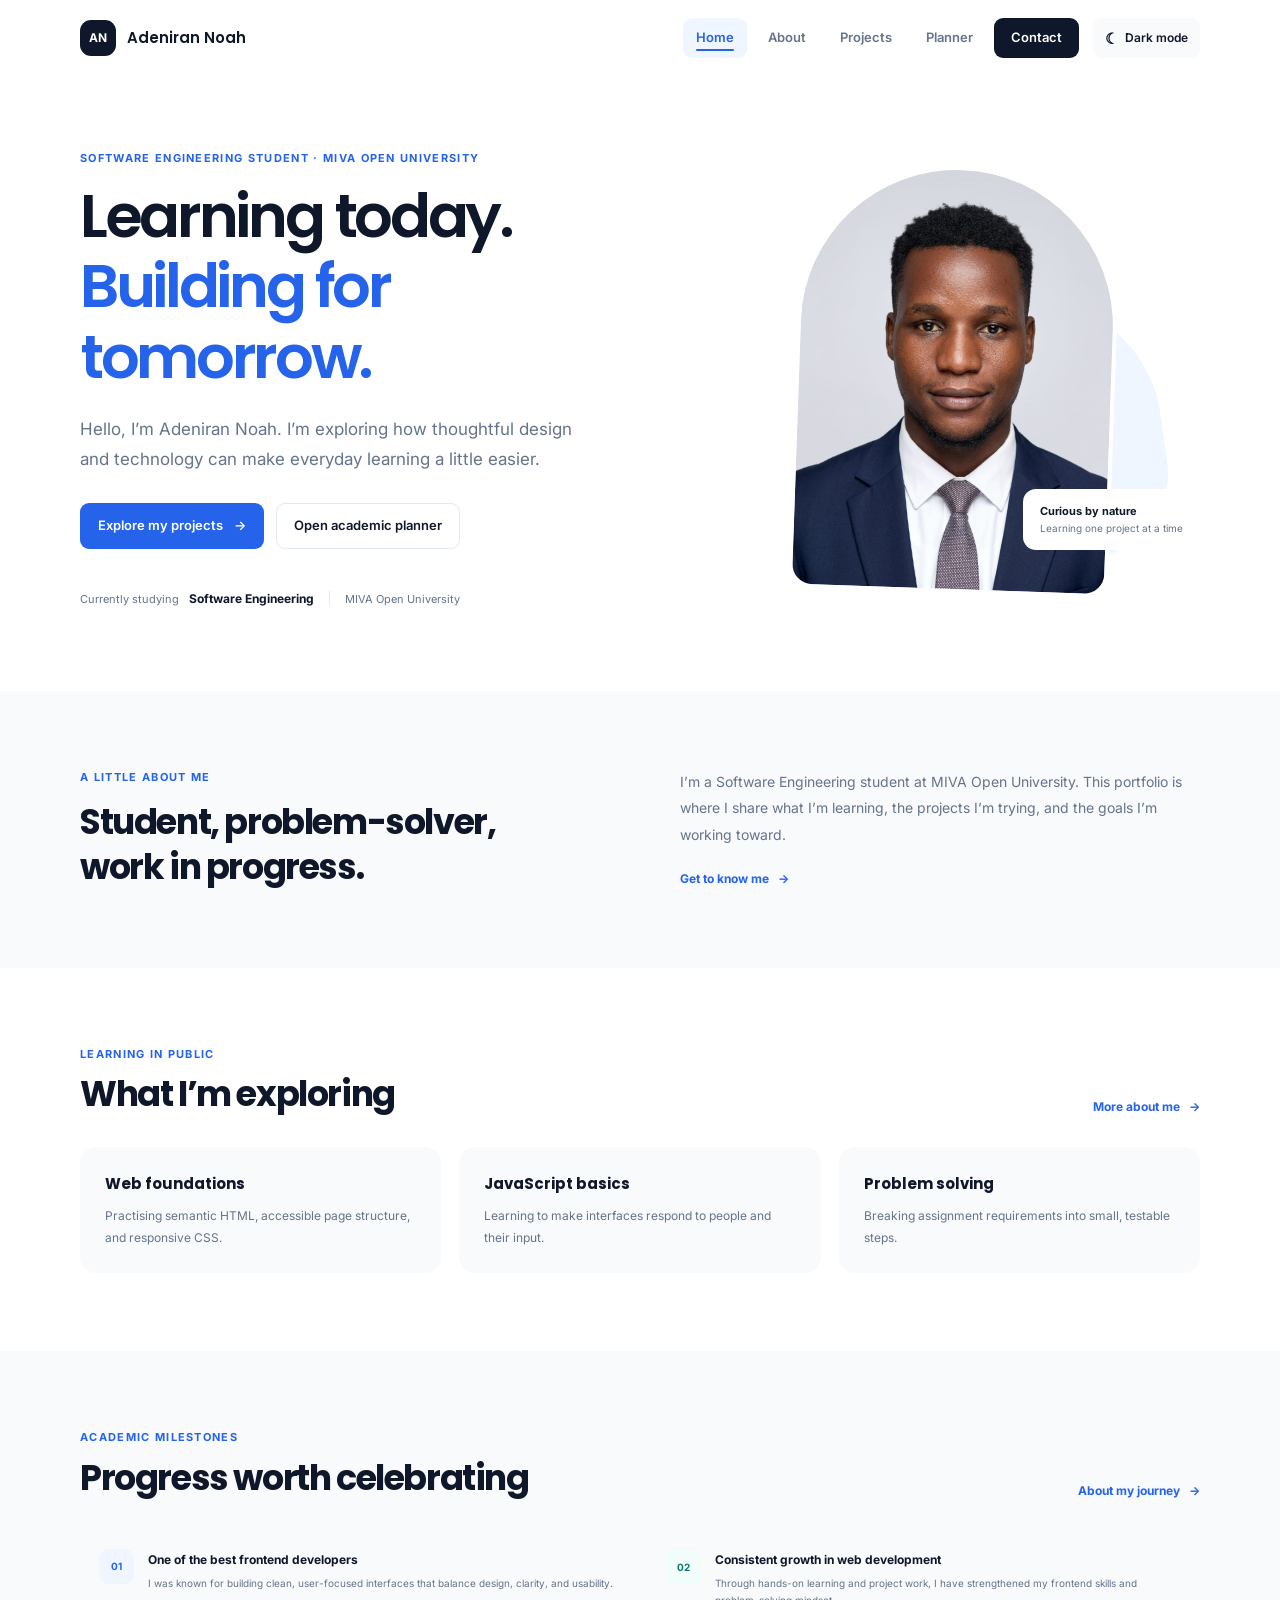
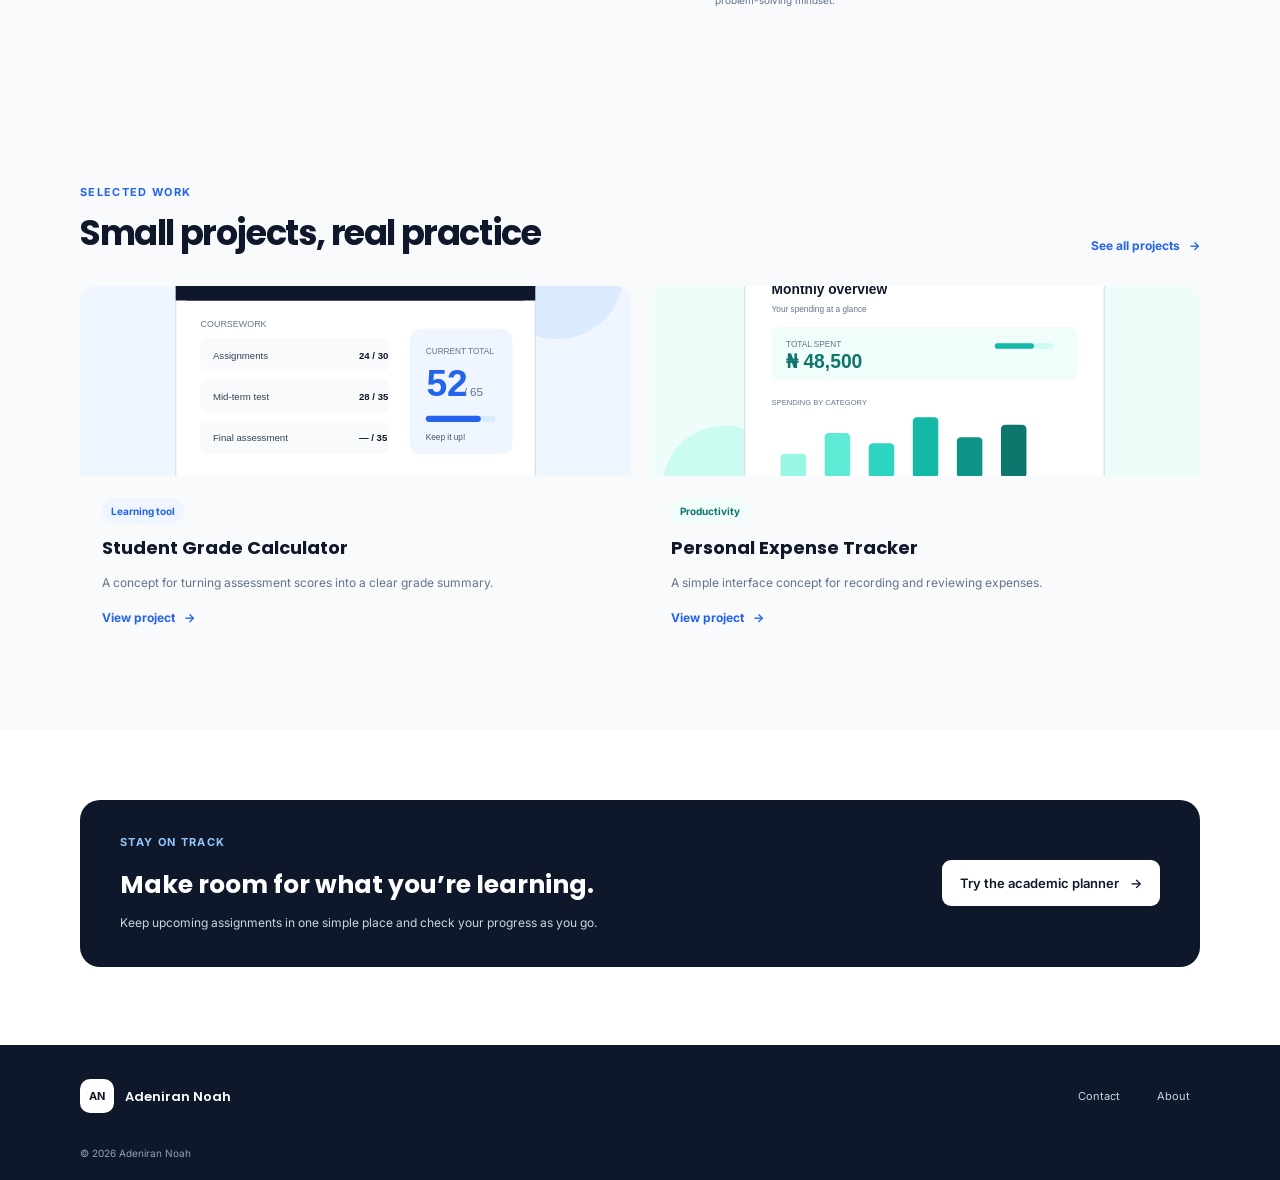
<file: index.html>
<!doctype html>
<html lang="en">
<head>
  <meta charset="utf-8">
  <meta name="viewport" content="width=device-width, initial-scale=1">
  <meta name="description" content="The student portfolio and academic workspace of Adeniran Noah, a Software Engineering student at MIVA Open University.">
  <meta name="theme-color" content="#0f172a">
  <title>Adeniran Noah | Student Portfolio</title>
  <link rel="preconnect" href="https://fonts.googleapis.com">
  <link rel="preconnect" href="https://fonts.gstatic.com" crossorigin>
  <link href="https://fonts.googleapis.com/css2?family=Inter:wght@400;500;600;700&family=Poppins:wght@500;600;700&display=swap" rel="stylesheet">
  <link rel="stylesheet" href="css/style.css">
  <script src="js/main.js" defer></script>
</head>
<body>
  <a class="skip-link" href="#main">Skip to content</a>
  <header class="site-header">
    <nav class="nav container" aria-label="Main navigation">
      <a class="brand" href="index.html" aria-label="Adeniran Noah home"><span class="brand-mark">AN</span><span>Adeniran Noah</span></a>
      <button class="menu-toggle" type="button" aria-expanded="false" aria-controls="primary-menu" aria-label="Open navigation menu"><span></span><span></span><span></span></button>
      <ul class="nav-links" id="primary-menu">
        <li><a href="index.html" aria-current="page">Home</a></li>
        <li><a href="about.html">About</a></li>
        <li><a href="projects.html">Projects</a></li>
        <li><a href="planner.html">Planner</a></li>
        <li><a class="nav-contact" href="contact.html">Contact</a></li>
        <li><button class="theme-toggle" type="button" data-theme-toggle aria-label="Switch to dark mode"><span class="theme-toggle-icon" aria-hidden="true">☾</span><span class="theme-toggle-label">Dark mode</span></button></li>
      </ul>
    </nav>
  </header>
  <main id="main">
    <section class="hero container">
      <div class="hero-copy">
        <p class="eyebrow"> SOFTWARE ENGINEERING STUDENT · MIVA OPEN UNIVERSITY</p>
        <h1>Learning today.<br><span class="text-blue">Building for tomorrow.</span></h1>
        <p class="hero-lede">Hello, I’m Adeniran Noah. I’m exploring how thoughtful design and technology can make everyday learning a little easier.</p>
        <div class="hero-actions">
          <a class="button button-primary" href="projects.html">Explore my projects <span aria-hidden="true">→</span></a>
          <a class="button button-secondary" href="planner.html">Open academic planner</a>
        </div>
        <div class="hero-meta"><span>Currently studying</span><strong>Software Engineering</strong><span class="meta-divider" aria-hidden="true"></span><span>MIVA Open University</span></div>
      </div>
      <div class="hero-art">
        <div class="portrait-frame"><img src="assets/images/Adeniran-noah.jpeg" alt="Photograph of Adeniran Noah"></div>
        <div class="floating-note"><span><strong>Curious by nature</strong><small>Learning one project at a time</small></span></div>
        <div class="hero-shape" aria-hidden="true"></div>
      </div>
    </section>

    <section class="section section-tint">
      <div class="container intro-grid">
        <div><p class="eyebrow">A LITTLE ABOUT ME</p><h2>Student, problem-solver,<br>work in progress.</h2></div>
        <div class="intro-body"><p>I’m a Software Engineering student at MIVA Open University. This portfolio is where I share what I’m learning, the projects I’m trying, and the goals I’m working toward.</p><a class="text-link" href="about.html">Get to know me <span aria-hidden="true">→</span></a></div>
      </div>
    </section>

    <section class="section container">
      <div class="section-heading"><div><p class="eyebrow">LEARNING IN PUBLIC</p><h2>What I’m exploring</h2></div><a class="text-link" href="about.html">More about me <span aria-hidden="true">→</span></a></div>
      <div class="skill-grid">
        <article class="skill-card"><h3>Web foundations</h3><p>Practising semantic HTML, accessible page structure, and responsive CSS.</p></article>
        <article class="skill-card"><h3>JavaScript basics</h3><p>Learning to make interfaces respond to people and their input.</p></article>
        <article class="skill-card"><h3>Problem solving</h3><p>Breaking assignment requirements into small, testable steps.</p></article>
      </div>
    </section>

    <section class="section section-tint">
      <div class="container">
        <div class="section-heading"><div><p class="eyebrow">ACADEMIC MILESTONES</p><h2>Progress worth celebrating</h2></div><a class="text-link" href="about.html#achievements">About my journey <span aria-hidden="true">→</span></a></div>
        <div class="achievement-grid">
          <article class="achievement-card"><span class="achievement-mark" aria-hidden="true">01</span><div><h3>One of the best frontend developers</h3><p>I was known for building clean, user-focused interfaces that balance design, clarity, and usability.</p></div></article>
          <article class="achievement-card"><span class="achievement-mark achievement-mark-teal" aria-hidden="true">02</span><div><h3>Consistent growth in web development</h3><p>Through hands-on learning and project work, I have strengthened my frontend skills and problem-solving mindset.</p></div></article>
        </div>
      </div>
    </section>

    <section class="section section-tint">
      <div class="container">
        <div class="section-heading"><div><p class="eyebrow">SELECTED WORK</p><h2>Small projects, real practice</h2></div><a class="text-link" href="projects.html">See all projects <span aria-hidden="true">→</span></a></div>
        <div class="featured-grid">
          <article class="featured-card"><img src="assets/images/grade-calculator.svg" alt="Illustration of a grade calculator interface"><div><span class="tag">Learning tool</span><h3>Student Grade Calculator</h3><p>A concept for turning assessment scores into a clear grade summary.</p><a href="projects.html#grade-calculator" class="text-link">View project <span aria-hidden="true">→</span></a></div></article>
          <article class="featured-card"><img src="assets/images/expense-tracker.svg" alt="Illustration of an expense tracker chart"><div><span class="tag tag-teal">Productivity</span><h3>Personal Expense Tracker</h3><p>A simple interface concept for recording and reviewing expenses.</p><a href="projects.html#expense-tracker" class="text-link">View project <span aria-hidden="true">→</span></a></div></article>
        </div>
      </div>
    </section>
    <section class="section container cta-panel"><div><p class="eyebrow">STAY ON TRACK</p><h2>Make room for what you’re learning.</h2><p>Keep upcoming assignments in one simple place and check your progress as you go.</p></div><a class="button button-light" href="planner.html">Try the academic planner <span aria-hidden="true">→</span></a></section>
  </main>
  <footer class="site-footer"><div class="container footer-inner"><a class="brand brand-footer" href="index.html"><span class="brand-mark">AN</span><span>Adeniran Noah</span></a><p></p><div class="footer-links"><a href="contact.html">Contact</a><a href="about.html">About</a></div></div><div class="container footer-bottom"><span>© <span data-current-year>2026</span> Adeniran Noah</span></div></footer>
</body>
</html>
</file>
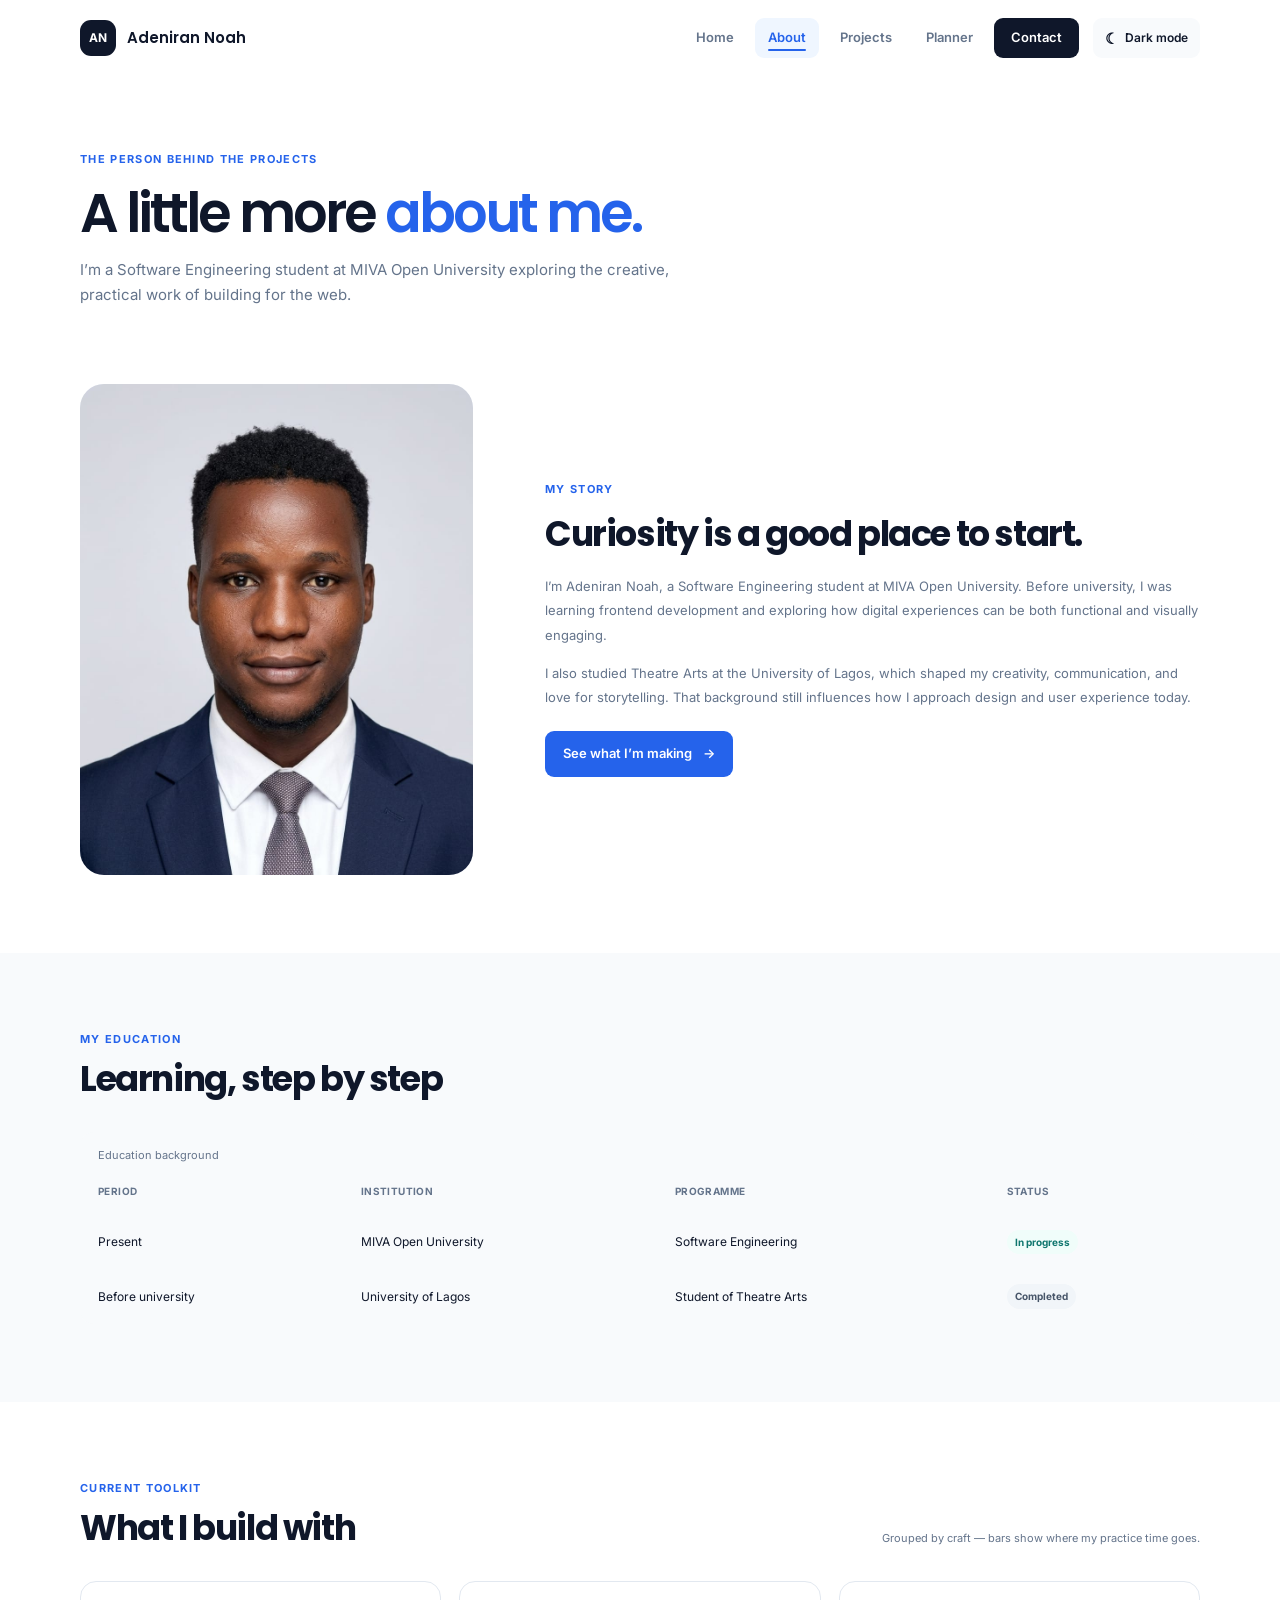
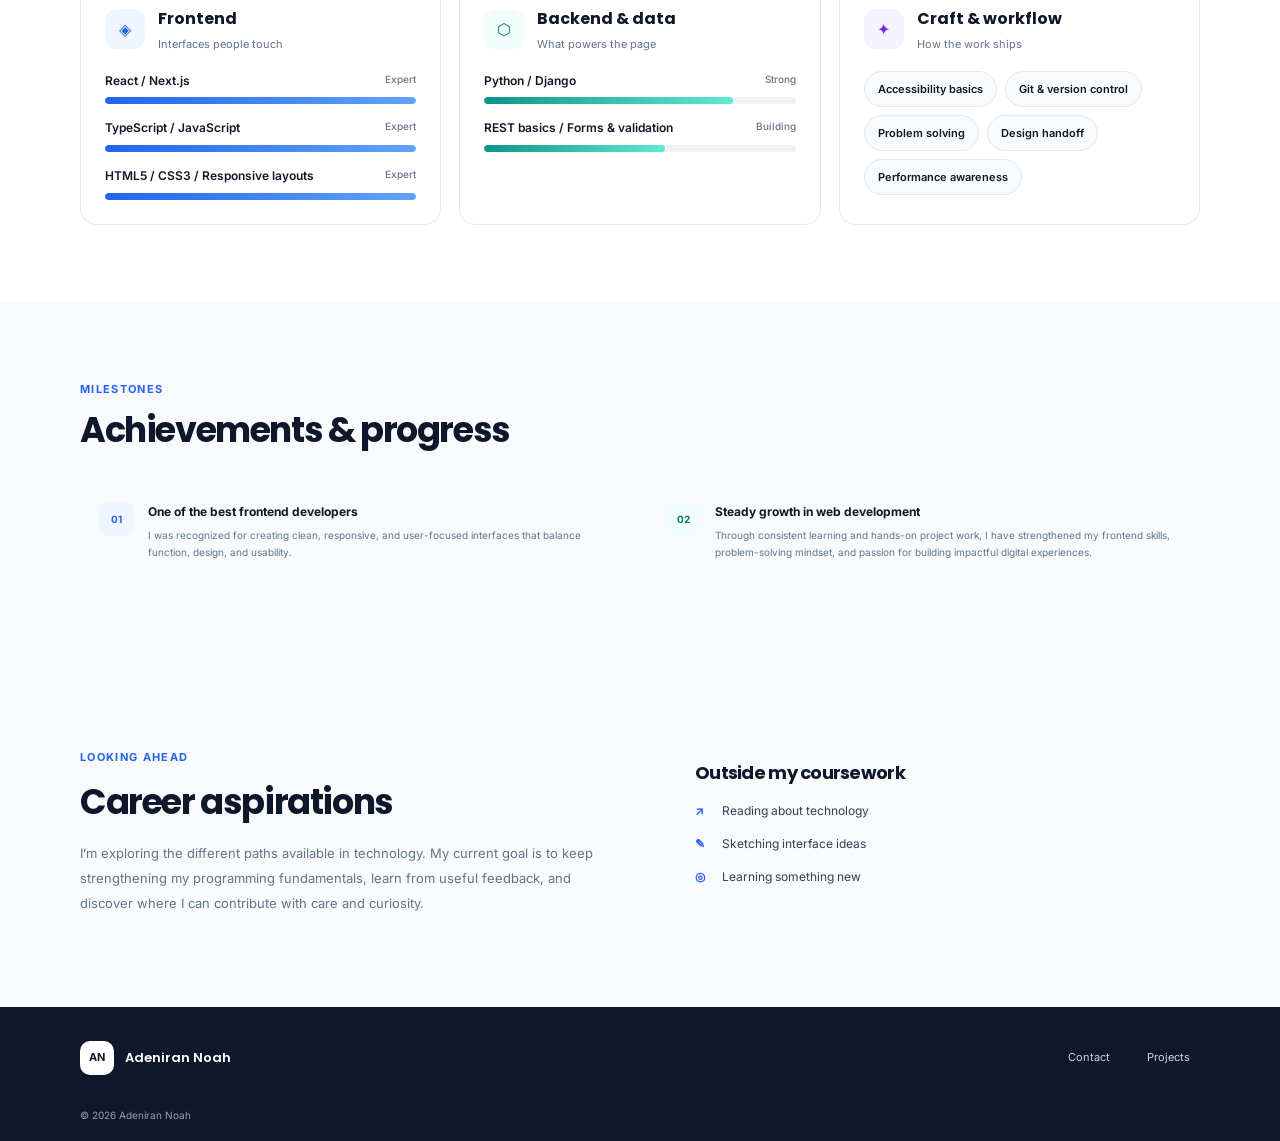
<file: about.html>
<!doctype html>
<html lang="en">
<head>
  <meta charset="utf-8">
  <meta name="viewport" content="width=device-width, initial-scale=1">
  <meta name="description" content="Learn about Adeniran Noah's studies, interests, and goals as a Software Engineering student.">
  <meta name="theme-color" content="#0f172a">
  <title>About | Adeniran Noah</title>
  <link rel="preconnect" href="https://fonts.googleapis.com">
  <link rel="preconnect" href="https://fonts.gstatic.com" crossorigin>
  <link href="https://fonts.googleapis.com/css2?family=Inter:wght@400;500;600;700&family=Poppins:wght@500;600;700&display=swap" rel="stylesheet">
  <link rel="stylesheet" href="css/style.css">
  <script src="js/main.js" defer></script>
</head>
<body>
  <a class="skip-link" href="#main">Skip to content</a>
  <header class="site-header"><nav class="nav container" aria-label="Main navigation">
    <a class="brand" href="index.html" aria-label="Adeniran Noah home"><span class="brand-mark">AN</span><span>Adeniran Noah</span></a>
    <button class="menu-toggle" type="button" aria-expanded="false" aria-controls="primary-menu" aria-label="Open navigation menu"><span></span><span></span><span></span></button>
    <ul class="nav-links" id="primary-menu"><li><a href="index.html">Home</a></li><li><a href="about.html" aria-current="page">About</a></li><li><a href="projects.html">Projects</a></li><li><a href="planner.html">Planner</a></li><li><a class="nav-contact" href="contact.html">Contact</a></li><li><button class="theme-toggle" type="button" data-theme-toggle aria-label="Switch to dark mode"><span class="theme-toggle-icon" aria-hidden="true">☾</span><span class="theme-toggle-label">Dark mode</span></button></li></ul>
  </nav></header>
  <main id="main">
    <section class="page-hero container"><p class="eyebrow">THE PERSON BEHIND THE PROJECTS</p><h1>A little more <span class="text-blue">about me.</span></h1><p>I’m a Software Engineering student at MIVA Open University exploring the creative, practical work of building for the web.</p></section>
    <section class="section container about-intro">
      <div class="about-photo"><img src="assets/images/Adeniran-noah.jpeg" alt="Photograph of Adeniran Noah"></div>
      <div class="about-copy"><p class="eyebrow">MY STORY</p><h2>Curiosity is a good place to start.</h2><p>I’m Adeniran Noah, a Software Engineering student at MIVA Open University. Before university, I was learning frontend development and exploring how digital experiences can be both functional and visually engaging.</p><p>I also studied Theatre Arts at the University of Lagos, which shaped my creativity, communication, and love for storytelling. That background still influences how I approach design and user experience today.</p><a class="button button-primary" href="projects.html">See what I’m making <span aria-hidden="true">→</span></a></div>
    </section>
    <section class="section section-tint"><div class="container">
      <div class="section-heading"><div><p class="eyebrow">MY EDUCATION</p><h2>Learning, step by step</h2></div></div>
      <div class="table-wrap"><table class="education-table"><caption>Education background</caption><thead><tr><th scope="col">Period</th><th scope="col">Institution</th><th scope="col">Programme</th><th scope="col">Status</th></tr></thead><tbody><tr><td>Present</td><td>MIVA Open University</td><td>Software Engineering</td><td><span class="status-pill">In progress</span></td></tr><tr><td>Before university</td><td>University of Lagos</td><td>Student of Theatre Arts</td><td><span class="status-pill status-muted">Completed</span></td></tr></tbody></table></div>
    </div></section>
    <section class="section container">
      <div class="section-heading"><div><p class="eyebrow">CURRENT TOOLKIT</p><h2>What I build with</h2></div><p class="section-note">Grouped by craft — bars show where my practice time goes.</p></div>
      <div class="skills-grid">
        <article class="skill-panel">
          <div class="skill-panel-head"><span class="skill-icon" aria-hidden="true">◈</span><div><h3>Frontend</h3><p>Interfaces people touch</p></div></div>
          <ul class="skill-meter-list">
            <li><div class="skill-meter-top"><span>React / Next.js</span><span>Expert</span></div><div class="skill-meter"><span style="width: 100%"></span></div></li>
            <li><div class="skill-meter-top"><span>TypeScript / JavaScript</span><span>Expert</span></div><div class="skill-meter"><span style="width: 100%"></span></div></li>
            <li><div class="skill-meter-top"><span>HTML5 / CSS3 / Responsive layouts</span><span>Expert</span></div><div class="skill-meter"><span style="width: 100%"></span></div></li>
          </ul>
        </article>
        <article class="skill-panel">
          <div class="skill-panel-head"><span class="skill-icon skill-icon-teal" aria-hidden="true">⬡</span><div><h3>Backend &amp; data</h3><p>What powers the page</p></div></div>
          <ul class="skill-meter-list">
            <li><div class="skill-meter-top"><span>Python / Django</span><span>Strong</span></div><div class="skill-meter"><span class="teal" style="width: 80%"></span></div></li>
            <li><div class="skill-meter-top"><span>REST basics / Forms &amp; validation</span><span>Building</span></div><div class="skill-meter"><span class="teal" style="width: 58%"></span></div></li>
          </ul>
        </article>
        <article class="skill-panel">
          <div class="skill-panel-head"><span class="skill-icon skill-icon-violet" aria-hidden="true">✦</span><div><h3>Craft &amp; workflow</h3><p>How the work ships</p></div></div>
          <ul class="skill-tag-list"><li>Accessibility basics</li><li>Git &amp; version control</li><li>Problem solving</li><li>Design handoff</li><li>Performance awareness</li></ul>
        </article>
      </div>
    </section>
    <section class="section section-tint" id="achievements"><div class="container">
      <div class="section-heading"><div><p class="eyebrow">MILESTONES</p><h2>Achievements &amp; progress</h2></div></div>
      <div class="achievement-grid">
        <article class="achievement-card"><span class="achievement-mark" aria-hidden="true">01</span><div><h3>One of the best frontend developers</h3><p>I was recognized for creating clean, responsive, and user-focused interfaces that balance function, design, and usability.</p></div></article>
        <article class="achievement-card"><span class="achievement-mark achievement-mark-teal" aria-hidden="true">02</span><div><h3>Steady growth in web development</h3><p>Through consistent learning and hands-on project work, I have strengthened my frontend skills, problem-solving mindset, and passion for building impactful digital experiences.</p></div></article>
      </div>
    </div></section>
    <section class="section section-tint"><div class="container two-column-section">
      <article><p class="eyebrow">LOOKING AHEAD</p><h2>Career aspirations</h2><p>I’m exploring the different paths available in technology. My current goal is to keep strengthening my programming fundamentals, learn from useful feedback, and discover where I can contribute with care and curiosity.</p></article>
      <aside class="interest-card"><h2>Outside my coursework</h2><ul class="interest-list"><li><span aria-hidden="true">↗</span> Reading about technology</li><li><span aria-hidden="true">✎</span> Sketching interface ideas</li><li><span aria-hidden="true">◎</span> Learning something new</li></ul></aside>
    </div></section>
  </main>
  <footer class="site-footer"><div class="container footer-inner"><a class="brand brand-footer" href="index.html"><span class="brand-mark">AN</span><span>Adeniran Noah</span></a><p></p><div class="footer-links"><a href="contact.html">Contact</a><a href="projects.html">Projects</a></div></div><div class="container footer-bottom"><span>© <span data-current-year>2026</span> Adeniran Noah</span></div></footer>
</body>
</html>
</file>
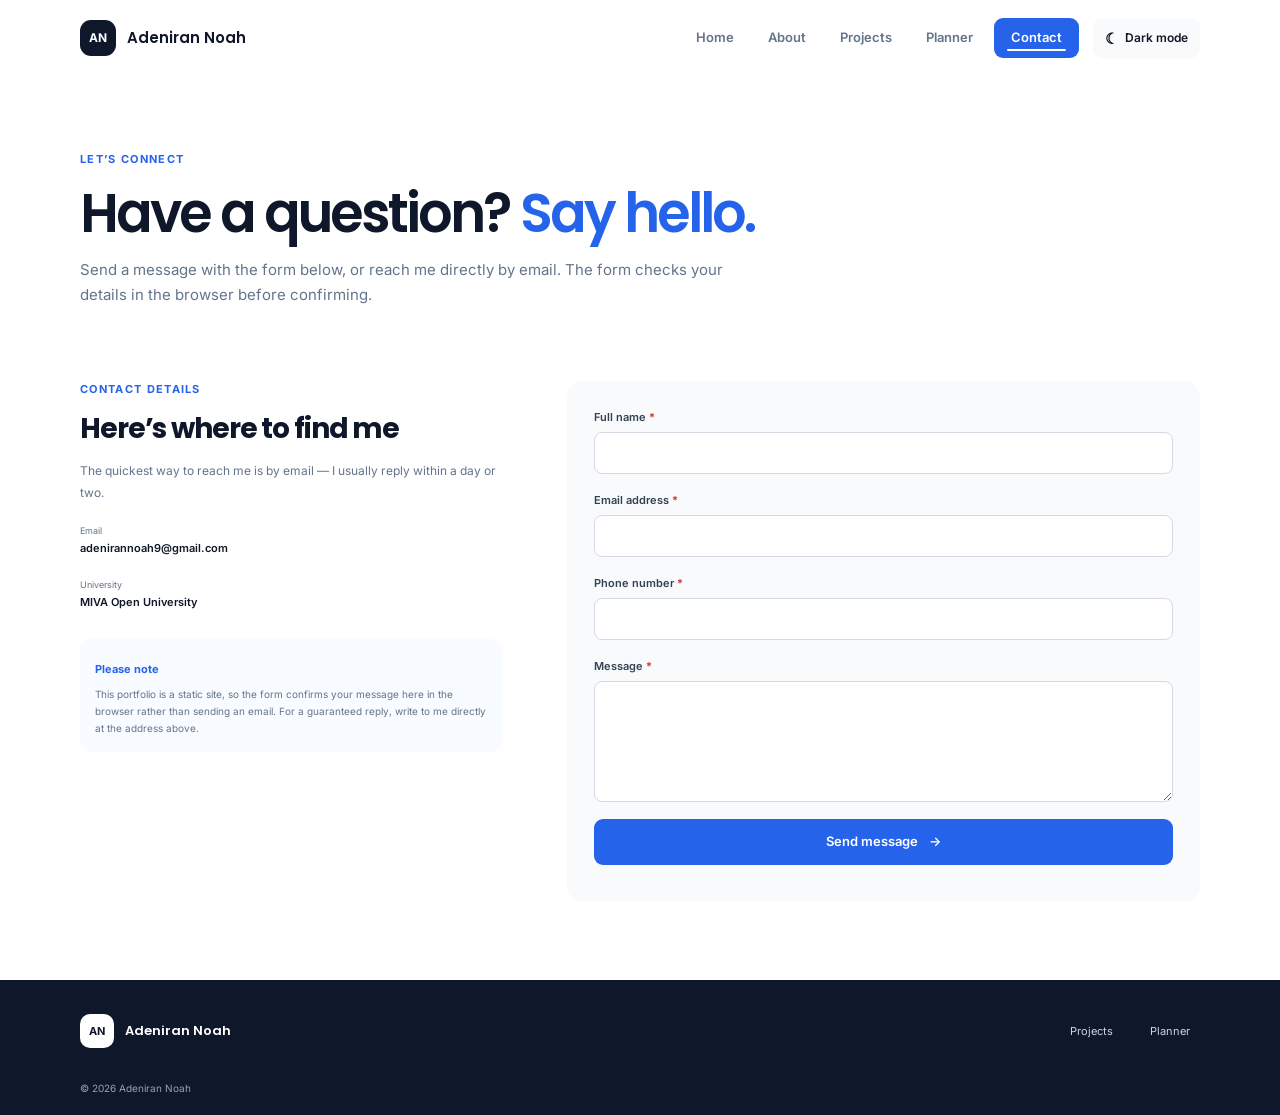
<file: contact.html>
<!doctype html>
<html lang="en">
<head>
  <meta charset="utf-8">
  <meta name="viewport" content="width=device-width, initial-scale=1">
  <meta name="description" content="Contact Adeniran Noah with a question or message about this student portfolio.">
  <meta name="theme-color" content="#0f172a">
  <title>Contact | Adeniran Noah</title>
  <link rel="preconnect" href="https://fonts.googleapis.com">
  <link rel="preconnect" href="https://fonts.gstatic.com" crossorigin>
  <link href="https://fonts.googleapis.com/css2?family=Inter:wght@400;500;600;700&family=Poppins:wght@500;600;700&display=swap" rel="stylesheet">
  <link rel="stylesheet" href="css/style.css">
  <script src="js/main.js" defer></script>
  <script src="js/contact.js" defer></script>
</head>
<body>
  <a class="skip-link" href="#main">Skip to content</a>
  <header class="site-header"><nav class="nav container" aria-label="Main navigation">
    <a class="brand" href="index.html" aria-label="Adeniran Noah home"><span class="brand-mark">AN</span><span>Adeniran Noah</span></a>
    <button class="menu-toggle" type="button" aria-expanded="false" aria-controls="primary-menu" aria-label="Open navigation menu"><span></span><span></span><span></span></button>
    <ul class="nav-links" id="primary-menu"><li><a href="index.html">Home</a></li><li><a href="about.html">About</a></li><li><a href="projects.html">Projects</a></li><li><a href="planner.html">Planner</a></li><li><a class="nav-contact" href="contact.html" aria-current="page">Contact</a></li><li><button class="theme-toggle" type="button" data-theme-toggle aria-label="Switch to dark mode"><span class="theme-toggle-icon" aria-hidden="true">☾</span><span class="theme-toggle-label">Dark mode</span></button></li></ul>
  </nav></header>
  <main id="main">
    <section class="page-hero container"><p class="eyebrow">LET’S CONNECT</p><h1>Have a question? <span class="text-blue">Say hello.</span></h1><p>Send a message with the form below, or reach me directly by email. The form checks your details in the browser before confirming.</p></section>
    <section class="section container contact-layout">
      <div class="contact-info"><p class="eyebrow">CONTACT DETAILS</p><h2>Here’s where to find me</h2><p>The quickest way to reach me is by email — I usually reply within a day or two.</p>
        <div class="contact-detail"><div><span>Email</span><a href="mailto:adenirannoah9@gmail.com">adenirannoah9@gmail.com</a></div></div>
        <div class="contact-detail"><div><span>University</span><strong>MIVA Open University</strong></div></div>
        <div class="demo-notice"><strong>Please note</strong><p>This portfolio is a static site, so the form confirms your message here in the browser rather than sending an email. For a guaranteed reply, write to me directly at the address above.</p></div>
      </div>
      <div class="contact-form-card"><form id="contact-form" novalidate>
        <div class="form-field"><label for="full-name">Full name <span aria-hidden="true">*</span></label><input id="full-name" name="name" type="text" autocomplete="name" required aria-describedby="name-error"><small class="field-error" id="name-error"></small></div>
        <div class="form-field"><label for="email">Email address <span aria-hidden="true">*</span></label><input id="email" name="email" type="email" autocomplete="email" required aria-describedby="email-error"><small class="field-error" id="email-error"></small></div>
        <div class="form-field"><label for="phone">Phone number <span aria-hidden="true">*</span></label><input id="phone" name="phone" type="tel" inputmode="numeric" autocomplete="tel" required aria-describedby="phone-error"><small class="field-error" id="phone-error"></small></div>
        <div class="form-field"><label for="message">Message <span aria-hidden="true">*</span></label><textarea id="message" name="message" rows="5" required aria-describedby="message-error"></textarea><small class="field-error" id="message-error"></small></div>
        <button class="button button-primary button-full" type="submit">Send message <span aria-hidden="true">→</span></button>
        <div id="contact-form-message" class="form-message" role="status" aria-live="polite"></div>
      </form></div>
    </section>
    <dialog class="delete-dialog success-dialog" id="contact-success-dialog" aria-labelledby="contact-success-title" aria-describedby="contact-success-description">
      <p class="eyebrow">SUCCESS</p>
      <h2 id="contact-success-title">Email sent successfully!</h2>
      <p id="contact-success-description">Thanks for reaching out, <span id="contact-success-name">friend</span>. Your message has been sent — I’ll get back to you soon.</p>
      <div class="delete-dialog-actions">
        <button class="button button-primary" id="contact-success-close" type="button">Done</button>
      </div>
    </dialog>
  </main>
  <footer class="site-footer"><div class="container footer-inner"><a class="brand brand-footer" href="index.html"><span class="brand-mark">AN</span><span>Adeniran Noah</span></a><p></p><div class="footer-links"><a href="projects.html">Projects</a><a href="planner.html">Planner</a></div></div><div class="container footer-bottom"><span>© <span data-current-year>2026</span> Adeniran Noah</span></div></footer>
</body>
</html>
</file>
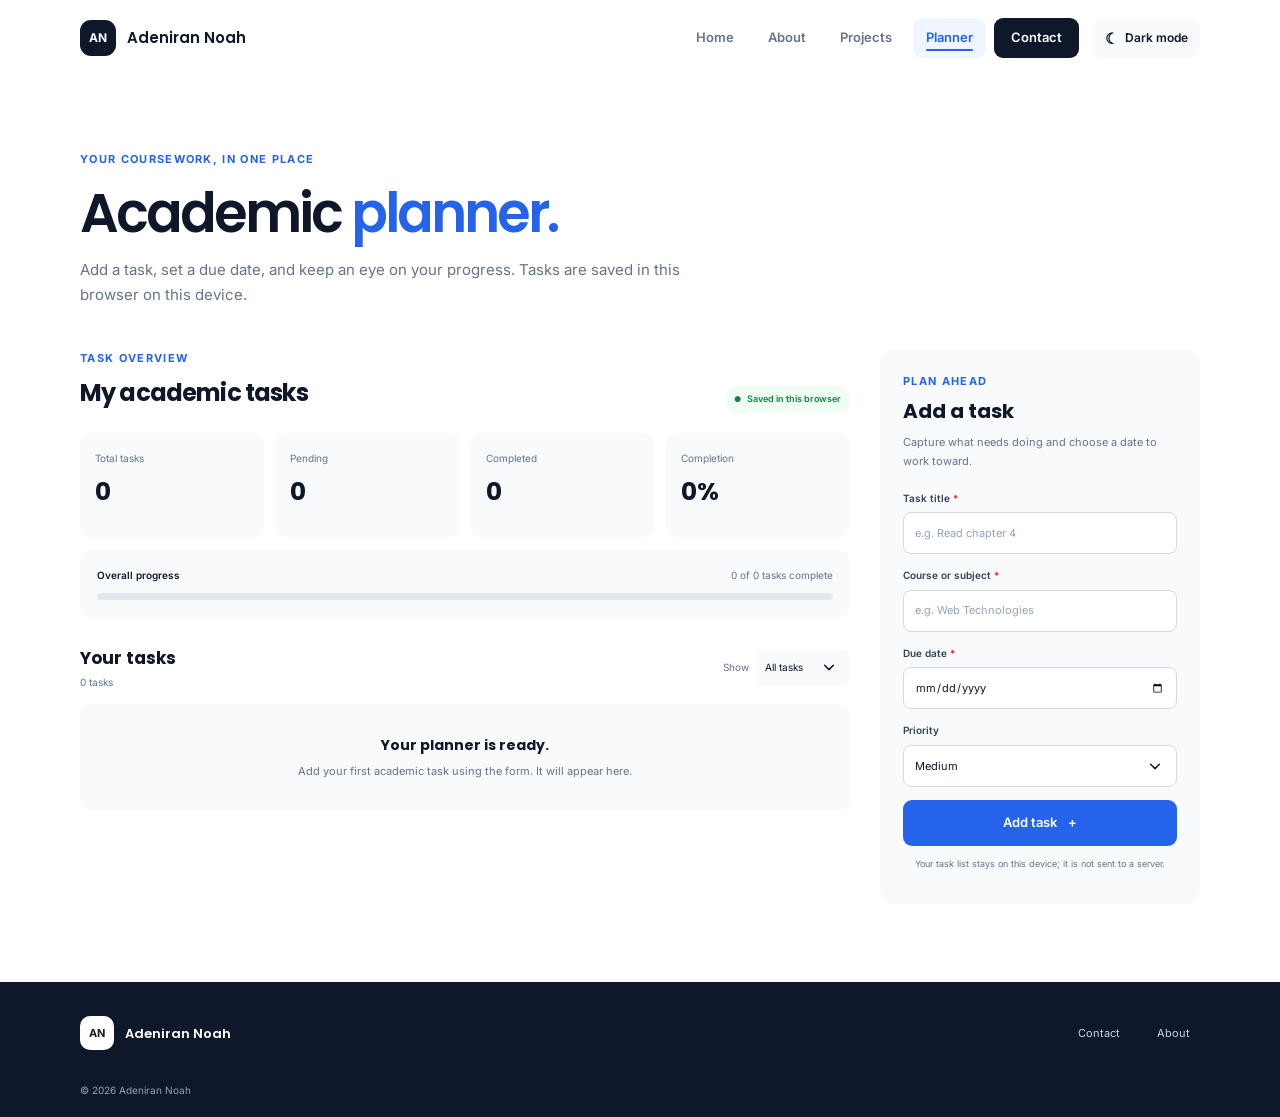
<file: planner.html>
<!doctype html>
<html lang="en">
<head>
  <meta charset="utf-8">
  <meta name="viewport" content="width=device-width, initial-scale=1">
  <meta name="description" content="A browser-based academic planner for tracking coursework, due dates, and completion progress.">
  <meta name="theme-color" content="#0f172a">
  <title>Academic Planner | Adeniran Noah</title>
  <link rel="preconnect" href="https://fonts.googleapis.com">
  <link rel="preconnect" href="https://fonts.gstatic.com" crossorigin>
  <link href="https://fonts.googleapis.com/css2?family=Inter:wght@400;500;600;700&family=Poppins:wght@500;600;700&display=swap" rel="stylesheet">
  <link rel="stylesheet" href="css/style.css">
  <script src="js/main.js" defer></script>
  <script src="js/planner.js" defer></script>
</head>
<body>
  <a class="skip-link" href="#main">Skip to content</a>
  <header class="site-header"><nav class="nav container" aria-label="Main navigation">
    <a class="brand" href="index.html" aria-label="Adeniran Noah home"><span class="brand-mark">AN</span><span>Adeniran Noah</span></a>
    <button class="menu-toggle" type="button" aria-expanded="false" aria-controls="primary-menu" aria-label="Open navigation menu"><span></span><span></span><span></span></button>
    <ul class="nav-links" id="primary-menu"><li><a href="index.html">Home</a></li><li><a href="about.html">About</a></li><li><a href="projects.html">Projects</a></li><li><a href="planner.html" aria-current="page">Planner</a></li><li><a class="nav-contact" href="contact.html">Contact</a></li><li><button class="theme-toggle" type="button" data-theme-toggle aria-label="Switch to dark mode"><span class="theme-toggle-icon" aria-hidden="true">☾</span><span class="theme-toggle-label">Dark mode</span></button></li></ul>
  </nav></header>
  <main id="main">
    <section class="page-hero planner-hero container"><p class="eyebrow">YOUR COURSEWORK, IN ONE PLACE</p><h1>Academic <span class="text-blue">planner.</span></h1><p>Add a task, set a due date, and keep an eye on your progress. Tasks are saved in this browser on this device.</p></section>
    <section class="section container planner-layout">
      <div class="planner-main">
        <div class="planner-heading"><div><p class="eyebrow">TASK OVERVIEW</p><h2>My academic tasks</h2></div><span class="local-badge"><span aria-hidden="true">●</span> Saved in this browser</span></div>
        <div class="stats-grid" aria-label="Task statistics">
          <article class="stat-card"><span>Total tasks</span><strong id="total-count">0</strong></article>
          <article class="stat-card"><span>Pending</span><strong id="pending-count">0</strong></article>
          <article class="stat-card"><span>Completed</span><strong id="completed-count">0</strong></article>
          <article class="stat-card"><span>Completion</span><strong id="completion-rate">0%</strong></article>
        </div>
        <div class="progress-card"><div class="progress-label"><span>Overall progress</span><span id="progress-label">0 of 0 tasks complete</span></div><div class="progress-track" id="progress-track" role="progressbar" aria-label="Task completion progress" aria-valuemin="0" aria-valuemax="100" aria-valuenow="0"><span id="progress-fill"></span></div></div>
        <section class="task-list-section" aria-labelledby="task-list-heading">
          <div class="task-toolbar"><div><h2 id="task-list-heading">Your tasks</h2><p id="visible-task-count" class="small-muted">0 tasks</p></div>
            <label class="filter-label" for="task-filter">Show
              <select id="task-filter"><option value="all">All tasks</option><option value="pending">Pending</option><option value="completed">Completed</option></select>
            </label>
          </div>
          <div id="storage-message" class="notice notice-error" role="alert" hidden></div>
          <div id="task-list" class="task-list" aria-live="polite"></div>
        </section>
      </div>
      <aside class="add-task-panel">
        <p class="eyebrow">PLAN AHEAD</p><h2>Add a task</h2><p class="panel-intro">Capture what needs doing and choose a date to work toward.</p>
        <form id="task-form" novalidate>
          <div class="form-field"><label for="task-title">Task title <span aria-hidden="true">*</span></label><input id="task-title" name="title" type="text" maxlength="120" required placeholder="e.g. Read chapter 4"><small class="field-error" id="title-error"></small></div>
          <div class="form-field"><label for="task-course">Course or subject <span aria-hidden="true">*</span></label><input id="task-course" name="course" type="text" maxlength="80" required placeholder="e.g. Web Technologies"><small class="field-error" id="course-error"></small></div>
          <div class="form-field"><label for="task-due-date">Due date <span aria-hidden="true">*</span></label><input id="task-due-date" name="dueDate" type="date" required><small class="field-error" id="date-error"></small></div>
          <div class="form-field"><label for="task-priority">Priority</label><select id="task-priority" name="priority"><option value="low">Low</option><option value="medium" selected>Medium</option><option value="high">High</option></select></div>
          <button class="button button-primary button-full" type="submit">Add task <span aria-hidden="true">+</span></button>
          <p class="form-footnote">Your task list stays on this device; it is not sent to a server.</p>
          <div id="task-form-message" class="form-message" role="status" aria-live="polite"></div>
        </form>
      </aside>
    </section>
    <dialog class="delete-dialog success-dialog" id="task-success-dialog" aria-labelledby="task-success-title" aria-describedby="task-success-description">
      <p class="eyebrow">SUCCESS</p>
      <h2 id="task-success-title">Task added successfully!</h2>
      <p id="task-success-description">Your new task is now in your planner.</p>
      <div class="delete-dialog-actions">
        <button class="button button-primary" id="task-success-close" type="button">Done</button>
      </div>
    </dialog>
    <dialog class="delete-dialog success-dialog" id="task-deleted-dialog" aria-labelledby="task-deleted-title" aria-describedby="task-deleted-description">
      <p class="eyebrow">SUCCESS</p>
      <h2 id="task-deleted-title">Task deleted successfully!</h2>
      <p id="task-deleted-description">The task has been permanently removed from your planner.</p>
      <div class="delete-dialog-actions">
        <button class="button button-primary" id="task-deleted-close" type="button">Done</button>
      </div>
    </dialog>
    <dialog class="delete-dialog" id="delete-dialog" aria-labelledby="delete-dialog-title" aria-describedby="delete-dialog-description">
      <p class="eyebrow">CONFIRM DELETION</p>
      <h2 id="delete-dialog-title">Delete this task?</h2>
      <p id="delete-dialog-description">This task will be permanently removed from your planner.</p>
      <div class="delete-dialog-actions">
        <button class="button button-secondary" id="cancel-delete" type="button">Keep task</button>
        <button class="button button-danger" id="confirm-delete" type="button">Delete task</button>
      </div>
    </dialog>
  </main>
  <footer class="site-footer"><div class="container footer-inner"><a class="brand brand-footer" href="index.html"><span class="brand-mark">AN</span><span>Adeniran Noah</span></a><p></p><div class="footer-links"><a href="contact.html">Contact</a><a href="about.html">About</a></div></div><div class="container footer-bottom"><span>© <span data-current-year>2026</span> Adeniran Noah</span></div></footer>
</body>
</html>
</file>
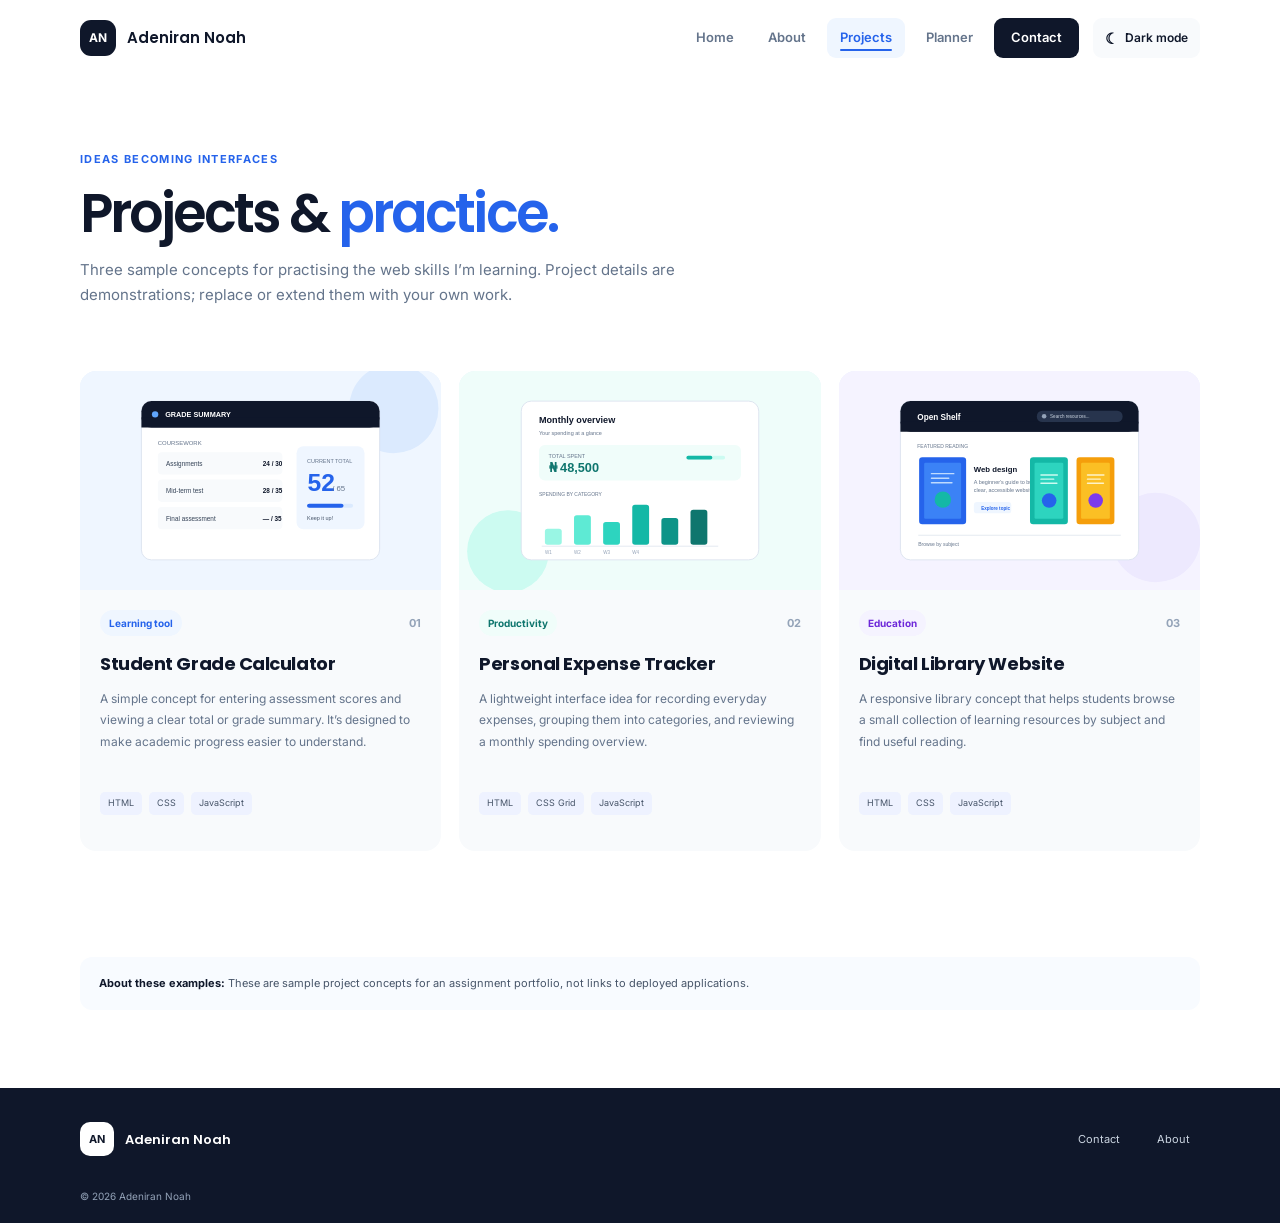
<file: projects.html>
<!doctype html>
<html lang="en">
<head>
  <meta charset="utf-8">
  <meta name="viewport" content="width=device-width, initial-scale=1">
  <meta name="description" content="Sample web technology project concepts by Adeniran Noah, including a grade calculator, expense tracker, and digital library.">
  <meta name="theme-color" content="#0f172a">
  <title>Projects | Adeniran Noah</title>
  <link rel="preconnect" href="https://fonts.googleapis.com">
  <link rel="preconnect" href="https://fonts.gstatic.com" crossorigin>
  <link href="https://fonts.googleapis.com/css2?family=Inter:wght@400;500;600;700&family=Poppins:wght@500;600;700&display=swap" rel="stylesheet">
  <link rel="stylesheet" href="css/style.css">
  <script src="js/main.js" defer></script>
</head>
<body>
  <a class="skip-link" href="#main">Skip to content</a>
  <header class="site-header"><nav class="nav container" aria-label="Main navigation">
    <a class="brand" href="index.html" aria-label="Adeniran Noah home"><span class="brand-mark">AN</span><span>Adeniran Noah</span></a>
    <button class="menu-toggle" type="button" aria-expanded="false" aria-controls="primary-menu" aria-label="Open navigation menu"><span></span><span></span><span></span></button>
    <ul class="nav-links" id="primary-menu"><li><a href="index.html">Home</a></li><li><a href="about.html">About</a></li><li><a href="projects.html" aria-current="page">Projects</a></li><li><a href="planner.html">Planner</a></li><li><a class="nav-contact" href="contact.html">Contact</a></li><li><button class="theme-toggle" type="button" data-theme-toggle aria-label="Switch to dark mode"><span class="theme-toggle-icon" aria-hidden="true">☾</span><span class="theme-toggle-label">Dark mode</span></button></li></ul>
  </nav></header>
  <main id="main">
    <section class="page-hero container"><p class="eyebrow">IDEAS BECOMING INTERFACES</p><h1>Projects &amp; <span class="text-blue">practice.</span></h1><p>Three sample concepts for practising the web skills I’m learning. Project details are demonstrations; replace or extend them with your own work.</p></section>
    <section class="section container projects-grid" aria-label="Project concepts">
      <article class="project-card" id="grade-calculator">
        <img class="project-image" src="assets/images/grade-calculator.svg" alt="Illustration of a grade calculator with score fields">
        <div class="project-content"><div class="project-topline"><span class="tag">Learning tool</span><span class="project-number">01</span></div><h2>Student Grade Calculator</h2><p>A simple concept for entering assessment scores and viewing a clear total or grade summary. It’s designed to make academic progress easier to understand.</p><ul class="tech-list" aria-label="Technologies"><li>HTML</li><li>CSS</li><li>JavaScript</li></ul></div>
      </article>
      <article class="project-card" id="expense-tracker">
        <img class="project-image" src="assets/images/expense-tracker.svg" alt="Illustration of an expense tracker with a monthly spending chart">
        <div class="project-content"><div class="project-topline"><span class="tag tag-teal">Productivity</span><span class="project-number">02</span></div><h2>Personal Expense Tracker</h2><p>A lightweight interface idea for recording everyday expenses, grouping them into categories, and reviewing a monthly spending overview.</p><ul class="tech-list" aria-label="Technologies"><li>HTML</li><li>CSS Grid</li><li>JavaScript</li></ul></div>
      </article>
      <article class="project-card" id="digital-library">
        <img class="project-image" src="assets/images/digital-library.svg" alt="Illustration of books in a digital library collection">
        <div class="project-content"><div class="project-topline"><span class="tag tag-violet">Education</span><span class="project-number">03</span></div><h2>Digital Library Website</h2><p>A responsive library concept that helps students browse a small collection of learning resources by subject and find useful reading.</p><ul class="tech-list" aria-label="Technologies"><li>HTML</li><li>CSS</li><li>JavaScript</li></ul></div>
      </article>
    </section>
    <section class="container project-note"><p><strong>About these examples:</strong> These are sample project concepts for an assignment portfolio, not links to deployed applications.</p></section>
  </main>
  <footer class="site-footer"><div class="container footer-inner"><a class="brand brand-footer" href="index.html"><span class="brand-mark">AN</span><span>Adeniran Noah</span></a><p></p><div class="footer-links"><a href="contact.html">Contact</a><a href="about.html">About</a></div></div><div class="container footer-bottom"><span>© <span data-current-year>2026</span> Adeniran Noah</span></div></footer>
</body>
</html>
</file>
<file: css/style.css>
:root {
  color-scheme: light;
  --navy: #0f172a;
  --blue: #2563eb;
  --blue-dark: #1d4ed8;
  --teal: #14b8a6;
  --background: #f8fafc;
  --surface: #ffffff;
  --text: #0f172a;
  --muted: #64748b;
  --border: #e2e8f0;
  --success: #16a34a;
  --error: #dc2626;
  --shadow: none;
  --radius: 16px;
  --font-body: "Inter", sans-serif;
  --font-heading: "Poppins", sans-serif;
}

html[data-theme="dark"] {
  color-scheme: dark;
  --background: #0b1120;
  --surface: #0f172a;
  --text: #e2e8f0;
  --muted: #94a3b8;
  --border: #334155;
  --success: #4ade80;
  --error: #f87171;
}

* { box-sizing: border-box; }
*, *::before, *::after { box-shadow: none !important; }
html { scroll-behavior: smooth; }
body { margin: 0; background: var(--surface); color: var(--text); font-family: var(--font-body); font-size: 16px; line-height: 1.65; -webkit-font-smoothing: antialiased; }
img { display: block; max-width: 100%; }
a { color: inherit; }
button, input, select, textarea { font: inherit; }
button { cursor: pointer; }
:focus-visible {
   outline: 3px solid #60a5fa; 
   outline-offset: 3px;
   }
.site-header, .skill-card, .featured-card, .project-card, .stat-card, .progress-card, .task-card, .add-task-panel, .contact-form-card, .interest-card, .achievement-card, .cta-panel, .floating-note, .detail-box, .note, .panel, .card, .dialog, .contact-detail, .demo-notice, .form-field input, .form-field select, .form-field textarea, .button, .nav-contact { box-shadow: none !important; }
.site-header { backdrop-filter: none !important; }
.site-header { animation: fade-in .45s ease-out both; }
.hero-copy, .page-hero { animation: rise-in .65s cubic-bezier(.2, .7, .2, 1) both; }
.hero-art { animation: rise-in .75s cubic-bezier(.2, .7, .2, 1) .12s both; }
.section-heading, .intro-grid, .about-intro, .two-column-section, .contact-layout, .planner-layout { animation: rise-in .65s cubic-bezier(.2, .7, .2, 1) both; }
.skill-card, .featured-card, .achievement-card, .project-card { animation: rise-in .55s cubic-bezier(.2, .7, .2, 1) both; }
.skill-card:nth-child(2), .featured-card:nth-child(2), .achievement-card:nth-child(2), .project-card:nth-child(2) { animation-delay: .1s; }
.skill-card:nth-child(3), .project-card:nth-child(3) { animation-delay: .2s; }
.floating-note { animation: fade-in .6s ease-out .3s both; }
@keyframes rise-in {
  from { opacity: 0; transform: translateY(16px); }
  to { opacity: 1; transform: translateY(0); }
}
@keyframes fade-in {
  from { opacity: 0; }
  to { opacity: 1; }
}
.container { width: min(1120px, calc(100% - 48px)); margin-inline: auto; }
.skip-link { position: absolute; z-index: 20; top: 8px; left: 8px; padding: 10px 14px; transform: translateY(-160%); border-radius: 8px; background: var(--navy); color: white; }
.skip-link:focus { transform: translateY(0); }
.site-header { position: sticky; z-index: 10; top: 0; border-bottom: 0; background: rgb(255 255 255 / 94%); }
.nav { min-height: 76px; display: flex; align-items: center; justify-content: space-between; gap: 24px; }
.brand { display: inline-flex; align-items: center; gap: 11px; color: var(--navy); font-family: var(--font-heading); font-size: 15px; font-weight: 600; text-decoration: none; white-space: nowrap; }
.brand-mark { width: 36px; height: 36px; display: grid; place-items: center; border-radius: 11px; background: var(--navy); color: white; font-family: var(--font-body); font-size: 12px; font-weight: 700; letter-spacing: -.04em; }
.nav-links { display: flex; align-items: center; gap: 8px; margin: 0; padding: 0; list-style: none; }
.nav-links a { position: relative; display: inline-flex; align-items: center; min-height: 40px; padding: 0 13px; border-radius: 9px; color: var(--muted); font-size: 13px; font-weight: 600; text-decoration: none; transition: color .22s ease, background .22s ease, transform .22s ease; }
.nav-links a::after { content: ""; position: absolute; left: 13px; right: 13px; bottom: 7px; height: 2px; border-radius: 2px; background: currentColor; transform: scaleX(0); transform-origin: left; transition: transform .25s ease; }
.nav-links a:hover::after, .nav-links a[aria-current="page"]::after { transform: scaleX(1); }
.nav-links a:active { transform: scale(.97); }
.nav-links a:hover, .nav-links a[aria-current="page"] { background: #eff6ff; color: var(--blue); }
.nav-links .nav-contact { padding-inline: 17px; border: 0; border-radius: 9px; background: var(--navy); color: white; }
.nav-links .nav-contact:hover, .nav-links .nav-contact[aria-current="page"] { background: var(--blue); color: white; }
.theme-toggle { display: inline-flex; align-items: center; justify-content: center; gap: 7px; min-height: 40px; margin-left: 6px; padding: 0 12px; border: 0; border-radius: 9px; background: #f8fafc; color: var(--text); font-size: 12px; font-weight: 600; white-space: nowrap; cursor: pointer; transition: background .18s ease, color .18s ease; }
.theme-toggle:hover { background: #eff6ff; color: var(--blue); }
.theme-toggle-icon { display: inline-block; font-size: 15px; line-height: 1; transition: transform .45s cubic-bezier(.2,.7,.2,1); }
.theme-toggle:hover .theme-toggle-icon { transform: rotate(35deg) scale(1.12); }
html[data-theme="dark"] .theme-toggle:hover .theme-toggle-icon { transform: rotate(-25deg) scale(1.12); }
.menu-toggle { display: none; }
.hero { min-height: 590px; display: grid; grid-template-columns: 1.08fr .92fr; align-items: center; gap: 54px; padding-block: 74px 82px; }
.hero-copy { position: relative; z-index: 1; }
.eyebrow { margin: 0 0 14px; color: var(--blue); font-size: 11px; font-weight: 700; letter-spacing: .12em; line-height: 1.5; }
.status-dot { display: inline-block; width: 7px; height: 7px; margin-right: 7px; border-radius: 50%; background: var(--teal); }
h1, h2, h3, p { margin-top: 0; }
h1, h2, h3 { font-family: var(--font-heading); }
h1 { margin-bottom: 21px; font-size: clamp(40px, 5.2vw, 61px); font-weight: 600; letter-spacing: -.055em; line-height: 1.16; }
.text-blue { color: var(--blue); }
.hero-lede { max-width: 510px; margin-bottom: 28px; color: var(--muted); font-size: 17px; line-height: 1.8; }
.hero-actions { display: flex; flex-wrap: wrap; gap: 12px; }
.button { min-height: 46px; display: inline-flex; align-items: center; justify-content: center; gap: 11px; padding: 11px 17px; border: 1px solid transparent; border-radius: 9px; font-size: 13px; font-weight: 600; text-align: center; text-decoration: none; transition: transform .18s ease, background .18s ease; }
.button:hover { transform: translateY(-2px); }
.button-primary { background: var(--blue); color: white; }
.button-primary:hover { background: var(--blue-dark); }
.button-secondary { border-color: var(--border); background: white; color: var(--navy); }
.button-secondary:hover { border-color: #bfdbfe; background: #eff6ff; }
.hero-meta { display: flex; flex-wrap: wrap; align-items: center; gap: 10px; margin-top: 40px; color: var(--muted); font-size: 11px; }
.hero-meta strong { color: var(--navy); font-size: 12px; }
.meta-divider { width: 1px; height: 15px; margin-inline: 5px; background: var(--border); }
.hero-art { position: relative; min-height: 410px; display: grid; place-items: center; }
.portrait-frame { position: relative; z-index: 1; width: min(320px, 78%); aspect-ratio: 3 / 4; overflow: hidden; border: 4px solid white; border-radius: 160px 160px 24px 24px; background: #e8f1ff; transform: rotate(2deg); }
.portrait-frame img { width: 100%; height: 100%; object-fit: cover; object-position: top center; display: block; }
.hero-shape { position: absolute; right: 8%; bottom: 4%; width: 72%; height: 68%; border-radius: 48% 52% 30% 34%; background: #eff6ff; transform: rotate(-8deg); }
.floating-note { position: absolute; z-index: 2; right: 0; bottom: 43px; display: flex; align-items: center; gap: 11px; padding: 13px 17px; border: 0; border-radius: 13px; background: white; }
.floating-note strong, .floating-note small { display: block; }
.floating-note strong { font-size: 11px; }
.floating-note small { color: var(--muted); font-size: 10px; }
.section { padding-block: 78px; }
.section-tint { background: var(--background); }
.intro-grid { display: grid; grid-template-columns: 1fr 1fr; align-items: center; gap: 80px; }
.intro-grid h2, .section-heading h2, .about-copy h2, .two-column-section h2, .contact-info h2 { margin-bottom: 0; font-size: clamp(26px, 3vw, 35px); letter-spacing: -.04em; line-height: 1.28; }
.intro-body p { margin-bottom: 15px; color: var(--muted); font-size: 14px; line-height: 1.9; }
.text-link { display: inline-flex; align-items: center; gap: 9px; border: 0; background: transparent; color: var(--blue); font-size: 12px; font-weight: 700; text-decoration: none; cursor: pointer; }
.text-link:hover { color: var(--blue-dark); }
.section-heading { display: flex; align-items: end; justify-content: space-between; gap: 24px; margin-bottom: 30px; }
.section-heading .eyebrow { margin-bottom: 10px; }
.skill-grid { display: grid; grid-template-columns: repeat(3, 1fr); gap: 18px; }
.skill-card { padding: 25px; border: 0; border-radius: var(--radius); background: #f8fafc; transition: transform .2s ease, background .2s ease; }
.skill-card:hover { transform: translateY(-2px); }
.skill-card h3 { margin-bottom: 8px; font-size: 15px; }
.skill-card p, .featured-card p { margin-bottom: 0; color: var(--muted); font-size: 12px; line-height: 1.8; }
.featured-grid { display: grid; grid-template-columns: repeat(2, 1fr); gap: 18px; }
.featured-card { overflow: hidden; border: 0; border-radius: var(--radius); background: #f8fafc; transition: transform .2s ease; }
.featured-card:hover { transform: translateY(-3px); }
.featured-card > img { width: 100%; height: 190px; object-fit: cover; background: #eff6ff; }
.featured-card:hover > img { transform: scale(1.025); transition: transform .35s ease; }
.featured-card > div { padding: 20px 22px 22px; }
.featured-card h3 { margin: 9px 0; font-size: 18px; }
.featured-card .text-link { margin-top: 15px; }
.tag { display: inline-flex; padding: 5px 9px; border-radius: 99px; background: #eff6ff; color: var(--blue); font-size: 10px; font-weight: 700; }
.tag-teal { background: #f0fdfa; color: #0f766e; }.tag-violet { background: #f5f3ff; color: #6d28d9; }
.cta-panel { display: flex; align-items: center; justify-content: space-between; gap: 30px; margin-block: 70px 78px; padding: 34px 40px; border-radius: 20px; background: var(--navy); color: white; }
.cta-panel .eyebrow { color: #93c5fd; }.cta-panel h2 { max-width: 530px; margin-bottom: 8px; font-size: 25px; }.cta-panel p:not(.eyebrow) { margin: 0; color: #cbd5e1; font-size: 12px; }
.button-light { flex: 0 0 auto; background: white; color: var(--navy); }.button-light:hover { background: #eff6ff; }
.page-hero { padding-block: 75px 28px; }
.page-hero h1 { margin-bottom: 14px; font-size: clamp(38px, 5vw, 54px); }
.page-hero > p:last-child { max-width: 650px; margin-bottom: 0; color: var(--muted); font-size: 15px; }
.about-intro { display: grid; grid-template-columns: .75fr 1.25fr; align-items: center; gap: 72px; padding-top: 48px; }
.about-photo { overflow: hidden; border-radius: 24px; background: #eff6ff; }
.about-photo img { width: 100%; aspect-ratio: 4 / 5; object-fit: cover; object-position: top center; }
.about-copy h2 { margin-bottom: 17px; }
.about-copy p:not(.eyebrow) { color: var(--muted); font-size: 13px; line-height: 1.9; }
.about-copy .button { margin-top: 8px; }
.table-wrap { overflow-x: auto; border: 0; border-radius: 14px; background: #f8fafc; }
.education-table { width: 100%; min-width: 640px; border-collapse: collapse; text-align: left; }
.education-table caption { padding: 14px 18px 4px; color: var(--muted); font-size: 11px; text-align: left; }
.education-table th, .education-table td { padding: 15px 18px; border-bottom: 0; font-size: 12px; }
.education-table th { color: var(--muted); font-size: 10px; letter-spacing: .04em; text-transform: uppercase; }
.education-table tbody tr:last-child td { border-bottom: 0; }
.status-pill { display: inline-block; padding: 4px 8px; border-radius: 20px; background: #f0fdfa; color: #0f766e; font-size: 10px; font-weight: 700; }
.status-muted { background: #f1f5f9; color: #475569; }
.section-note { margin: 0 0 4px; color: var(--muted); font-size: 11px; }
.chip-list { display: flex; flex-wrap: wrap; gap: 10px; margin: 0; padding: 0; list-style: none; }
.skills-grid { display: grid; grid-template-columns: repeat(3, 1fr); gap: 18px; }
.skill-panel { padding: 24px; border: 1px solid var(--border); border-radius: var(--radius); background: var(--surface); }
.skill-panel-head { display: flex; align-items: center; gap: 13px; margin-bottom: 18px; }
.skill-panel-head h3 { margin: 0 0 2px; font-size: 16px; }
.skill-panel-head p { margin: 0; color: var(--muted); font-size: 11px; }
.skill-icon { width: 40px; height: 40px; display: grid; flex: 0 0 auto; place-items: center; border-radius: 12px; background: #eff6ff; color: var(--blue); font-size: 16px; }
.skill-icon-teal { background: #f0fdfa; color: #0f766e; }
.skill-icon-violet { background: #f5f3ff; color: #6d28d9; }
.skill-meter-list { display: grid; gap: 14px; margin: 0; padding: 0; list-style: none; }
.skill-meter-top { display: flex; justify-content: space-between; gap: 10px; margin-bottom: 7px; font-size: 12px; font-weight: 600; }
.skill-meter-top span:last-child { color: var(--muted); font-size: 10px; font-weight: 500; }
.skill-meter { height: 7px; overflow: hidden; border-radius: 99px; background: #eef2f7; }
.skill-meter span { width: 0; height: 100%; display: block; border-radius: inherit; background: linear-gradient(90deg, var(--blue), #60a5fa); }
.skill-meter span.teal { background: linear-gradient(90deg, #0d9488, #5eead4); }
.skill-tag-list { display: flex; flex-wrap: wrap; gap: 8px; margin: 0; padding: 0; list-style: none; }
.skill-tag-list li { padding: 8px 13px; border: 1px solid var(--border); border-radius: 99px; background: var(--background); color: var(--text); font-size: 11px; font-weight: 600; }
html[data-theme="dark"] .skill-panel { background-color: #131e33; border-color: #1e293b; }
html[data-theme="dark"] .skill-meter { background: #1e293b; }
html[data-theme="dark"] .skill-icon { background-color: #132c4d; color: #93c5fd; }
html[data-theme="dark"] .skill-icon-teal { background-color: #0f2e2c; color: #5eead4; }
html[data-theme="dark"] .skill-icon-violet { background-color: #2a2350; color: #c4b5fd; }
html[data-theme="dark"] .skill-tag-list li { background-color: #0f172a; border-color: #1e293b; }
.chip-list li { padding: 9px 14px; border: 0; border-radius: 99px; background: #f8fafc; color: #334155; font-size: 12px; font-weight: 500; }
.achievement-grid { display: grid; grid-template-columns: repeat(2, 1fr); gap: 14px; }
.achievement-card { display: flex; align-items: flex-start; gap: 14px; padding: 19px; border: 0; border-radius: 13px; background: #f8fafc; }
.achievement-mark { width: 35px; height: 35px; display: grid; flex: 0 0 auto; place-items: center; border-radius: 10px; background: #eff6ff; color: var(--blue); font-size: 10px; font-weight: 700; }
.achievement-mark-teal { background: #f0fdfa; color: #0f766e; }
.achievement-card h3 { margin: 1px 0 5px; font-family: var(--font-body); font-size: 12px; font-weight: 700; }
.achievement-card p { margin: 0; color: var(--muted); font-size: 10px; line-height: 1.7; }
.two-column-section { display: grid; grid-template-columns: 1fr 1fr; gap: 60px; align-items: center; }
.two-column-section article > p:not(.eyebrow) { margin: 17px 0 0; color: var(--muted); font-size: 13px; line-height: 1.9; }
.interest-card { padding: 25px; border: 0; border-radius: var(--radius); background: #f8fafc; }
.interest-card h2 { font-size: 18px; }
.interest-list { display: grid; gap: 13px; margin: 17px 0; padding: 0; list-style: none; color: #334155; font-size: 12px; }
.interest-list span { display: inline-block; width: 24px; color: var(--blue); font-weight: 700; }
.small-muted { color: var(--muted); font-size: 10px; }
.interest-card .small-muted { margin-bottom: 0; }
.projects-grid { display: grid; grid-template-columns: repeat(3, 1fr); align-items: stretch; gap: 18px; padding-top: 35px; }
.project-card { overflow: hidden; border: 0; border-radius: var(--radius); background: #f8fafc; transition: transform .2s ease; scroll-margin-top: 100px; }
.project-card:hover { transform: translateY(-2px); }
.project-image { width: 100%; aspect-ratio: 1.65; object-fit: cover; background: #eff6ff; transition: transform .35s ease; }
.project-card:hover .project-image { transform: scale(1.025); }
.project-content { padding: 20px; }
.project-topline { display: flex; align-items: center; justify-content: space-between; }
.project-number { color: #94a3b8; font-size: 11px; font-weight: 700; }
.project-content h2 { margin: 13px 0 9px; font-size: 18px; letter-spacing: -.025em; }
.project-content > p { min-height: 88px; margin-bottom: 16px; color: var(--muted); font-size: 12px; line-height: 1.8; }
.tech-list { display: flex; flex-wrap: wrap; gap: 7px; margin: 0 0 16px; padding: 0; list-style: none; }
.tech-list li { padding: 4px 8px; border: 0; border-radius: 5px; background: #eef2ff; color: #475569; font-size: 9px; }
.project-note, .planner-tip { display: flex; align-items: center; gap: 0; margin-top: 28px; margin-bottom: 78px; padding: 17px 19px; border: 0; border-radius: 12px; background: #f8fbff; }
.project-note p, .planner-tip p { margin: 0; color: #475569; font-size: 11px; line-height: 1.8; }
.project-note strong, .planner-tip strong { color: var(--navy); }
.delete-dialog { width: min(420px, calc(100% - 32px)); padding: 26px; border: 0; border-radius: 16px; color: var(--text); }
.delete-dialog::backdrop { background: rgb(15 23 42 / 55%); }
.delete-dialog h2 { margin-bottom: 8px; font-size: 22px; }
.delete-dialog > p:not(.eyebrow) { margin-bottom: 22px; color: var(--muted); font-size: 13px; }
.delete-dialog-actions { display: flex; justify-content: flex-end; gap: 10px; }
.button-danger { background: var(--error); color: white; }

.button-danger:hover { background: #b91c1c; }
.planner-hero { padding-bottom: 12px; }
.planner-layout { display: grid; grid-template-columns: minmax(0, 1fr) 320px; align-items: start; gap: 30px; padding-top: 30px; }
.planner-heading { display: flex; align-items: end; justify-content: space-between; gap: 15px; margin-bottom: 20px; }
.planner-heading .eyebrow { margin-bottom: 7px; }
.planner-heading h2 { margin: 0; font-size: 24px; letter-spacing: -.035em; }
.local-badge { padding: 6px 9px; border: 0; border-radius: 99px; background: #f0fdf4; color: #15803d; font-size: 9px; font-weight: 600; white-space: nowrap; }
.local-badge span { margin-right: 4px; font-size: 8px; }
.stats-grid { display: grid; grid-template-columns: repeat(4, 1fr); gap: 11px; }
.stat-card { position: relative; min-height: 104px; padding: 17px 15px; border: 0; border-radius: 12px; background: #f8fafc; }
.stat-card > span:first-child { display: block; color: var(--muted); font-size: 10px; }
.stat-card strong { display: block; margin-top: 5px; font-family: var(--font-heading); font-size: 25px; }
.stat-blue { background: #eff6ff; color: var(--blue); }.stat-amber { background: #fffbeb; color: #d97706; }.stat-green { background: #f0fdf4; color: var(--success); }.stat-teal { background: #f0fdfa; color: #0f766e; }
.progress-card { margin-top: 13px; padding: 17px; border: 0; border-radius: 12px; background: #f8fafc; }
.progress-label { display: flex; justify-content: space-between; gap: 10px; margin-bottom: 10px; font-size: 10px; font-weight: 600; }
.progress-label span:last-child { color: var(--muted); font-weight: 400; }
.progress-track { height: 7px; overflow: hidden; border-radius: 9px; background: #e2e8f0; }
.progress-track span { width: 0; height: 100%; display: block; border-radius: inherit; background: var(--teal); transition: width .25s ease; }
.task-list-section { margin-top: 27px; }
.task-toolbar { display: flex; align-items: center; justify-content: space-between; gap: 12px; margin-bottom: 13px; }
.task-toolbar h2 { margin: 0; font-size: 17px; }
.task-toolbar p { margin: 2px 0 0; }
.filter-label { display: flex; align-items: center; gap: 7px; color: var(--muted); font-size: 10px; }
.filter-label select { min-height: 35px; padding: 5px 34px 5px 9px; border: 0; border-radius: 7px; background: #f8fafc; color: var(--text); font-size: 10px; }
.task-list { display: grid; gap: 9px; }
.task-card { display: grid; grid-template-columns: 19px minmax(0, 1fr) auto; align-items: center; gap: 12px; padding: 14px; border: 0; border-radius: 11px; background: #f8fafc; }
.task-check { width: 17px; height: 17px; accent-color: var(--blue); cursor: pointer; }
.task-details { min-width: 0; }
.task-details h3 { overflow-wrap: anywhere; margin: 0 0 3px; font-family: var(--font-body); font-size: 12px; font-weight: 600; }
.task-details p { margin: 0; color: var(--muted); font-size: 10px; }
.task-card.is-complete .task-details h3 { color: #94a3b8; text-decoration: line-through; }
.task-actions { display: flex; align-items: center; gap: 10px; }
.priority { padding: 4px 7px; border-radius: 99px; font-size: 9px; font-weight: 600; white-space: nowrap; }
.priority-low { background: #f1f5f9; color: #475569; }.priority-medium { background: #fffbeb; color: #b45309; }.priority-high { background: #fef2f2; color: #b91c1c; }
.delete-task { border: 0; background: none; color: var(--muted); font-size: 10px; }
.delete-task:hover { color: var(--error); }
.empty-state { padding: 30px 20px; border: 0; border-radius: 12px; background: #f8fafc; text-align: center; }
.empty-state h3 { margin-bottom: 5px; font-size: 14px; }
.empty-state p { margin: 0; color: var(--muted); font-size: 11px; }
.add-task-panel { padding: 23px; border: 0; border-radius: 15px; background: #f8fafc; }
.add-task-panel .eyebrow { margin-bottom: 6px; }
.add-task-panel h2 { margin-bottom: 5px; font-size: 20px; }
.panel-intro { margin-bottom: 19px; color: var(--muted); font-size: 11px; line-height: 1.7; }
.form-field { display: grid; gap: 6px; margin-bottom: 13px; }
.form-field label { color: #334155; font-size: 10px; font-weight: 600; }
.form-field label span { color: var(--error); }
.form-field input, .form-field select, .form-field textarea { width: 100%; min-height: 42px; padding: 10px 11px; border: 1px solid #d5d9e1; border-radius: 8px; background: white; color: var(--text); font-size: 11px; outline: none; }
.form-field select, .filter-label select { appearance: none; background-image: url("data:image/svg+xml,%3Csvg xmlns='http://www.w3.org/2000/svg' width='16' height='16' viewBox='0 0 16 16' fill='none'%3E%3Cpath d='m3 6 5 5 5-5' stroke='%230f172a' stroke-width='1.7' stroke-linecap='round' stroke-linejoin='round'/%3E%3C/svg%3E"); background-repeat: no-repeat; background-position: right 14px center; background-size: 14px; cursor: pointer; }
.form-field select { padding-right: 42px; }
.form-field textarea { min-height: 120px; resize: vertical; }
.form-field input::placeholder, .form-field textarea::placeholder { color: #94a3b8; }
.form-field [aria-invalid="true"] { border-color: var(--error); }
.form-field input:focus, .form-field select:focus, .form-field textarea:focus { border-color: var(--blue); outline: none; box-shadow: none; }
.field-error { min-height: 0; color: var(--error); font-size: 10px; line-height: 1.4; }
.field-error:empty { display: none; }
.button-full { width: 100%; }
.form-footnote { margin: 11px 0 0; color: var(--muted); font-size: 9px; text-align: center; }
.form-message { margin-top: 10px; font-size: 10px; line-height: 1.6; }
.message-error { color: var(--error); }.message-success { color: #15803d; }
.notice { margin-bottom: 12px; padding: 12px; border: 0; border-radius: 8px; background: #fef2f2; color: #991b1b; font-size: 11px; }
.notice[hidden] { display: none; }
.planner-tip { margin-bottom: 75px; }
.contact-layout { display: grid; grid-template-columns: .8fr 1.2fr; align-items: start; gap: 65px; padding-top: 45px; }
.contact-info h2 { margin-bottom: 13px; font-size: 28px; }
.contact-info > p:not(.eyebrow) { color: var(--muted); font-size: 12px; line-height: 1.8; }
.contact-detail { display: flex; align-items: center; gap: 12px; margin-top: 21px; }
.contact-detail div > * { display: block; }
.contact-detail div > span:first-child { color: var(--muted); font-size: 9px; }
.contact-detail div a, .contact-detail div strong { color: var(--navy); font-size: 11px; font-weight: 600; text-decoration: none; }
.demo-notice { margin-top: 28px; padding: 15px; border: 0; border-radius: 11px; background: #f8fbff; }
.demo-notice strong { color: var(--blue); font-size: 11px; }
.demo-notice p { margin: 5px 0 0; color: var(--muted); font-size: 10px; line-height: 1.7; }
.contact-form-card { padding: 27px; border: 0; border-radius: 16px; background: #f8fafc; }
.contact-form-card .form-field { margin-bottom: 17px; }
.contact-form-card .form-field label { font-size: 11px; }
.contact-form-card .form-field input, .contact-form-card .form-field textarea { font-size: 12px; }
.site-footer { padding-block: 34px 18px; background: var(--navy); color: white; }
.footer-inner { display: flex; align-items: center; justify-content: space-between; gap: 20px; padding-bottom: 20px; }
.brand-footer { color: white; font-size: 13px; }
.brand-footer .brand-mark { width: 34px; height: 34px; border-radius: 10px; background: white; color: var(--navy); font-size: 11px; }
.footer-inner > p { margin: 0; color: #cbd5e1; font-size: 10px; }
.footer-links { display: flex; gap: 17px; }
.footer-links a { padding: 7px 10px; border-radius: 7px; color: #cbd5e1; font-size: 11px; text-decoration: none; transition: color .18s ease, background .18s ease; }
.footer-links a:hover { background: rgb(255 255 255 / 10%); color: white; }
.footer-bottom { display: flex; justify-content: space-between; gap: 15px; padding-top: 12px; color: #94a3b8; font-size: 10px; }

html[data-theme="dark"] { --blue: #60a5fa; --blue-dark: #93c5fd; --background: #0b1120; --surface: #0f172a; }
html[data-theme="dark"] body { background-color: #0b1120; color: var(--text); }
html[data-theme="dark"] .site-header { background: rgb(11 17 32 / 92%); border-bottom: 1px solid #1e293b; }
html[data-theme="dark"] .nav-links { border-color: #1e293b; }
html[data-theme="dark"] .section-tint { background-color: #0b1120; }
html[data-theme="dark"] .skill-card,
html[data-theme="dark"] .featured-card,
html[data-theme="dark"] .project-card,
html[data-theme="dark"] .stat-card,
html[data-theme="dark"] .progress-card,
html[data-theme="dark"] .task-card,
html[data-theme="dark"] .add-task-panel,
html[data-theme="dark"] .contact-form-card,
html[data-theme="dark"] .interest-card,
html[data-theme="dark"] .achievement-card,
html[data-theme="dark"] .table-wrap,
html[data-theme="dark"] .empty-state,
html[data-theme="dark"] .floating-note,
html[data-theme="dark"] .filter-label select,
html[data-theme="dark"] .theme-toggle,
html[data-theme="dark"] .menu-toggle { background-color: #131e33; border: 1px solid #1e293b; }
html[data-theme="dark"] .floating-note { border: 1px solid #1e293b; }
html[data-theme="dark"] .brand,
html[data-theme="dark"] .nav-links a,
html[data-theme="dark"] .project-content h2,
html[data-theme="dark"] .education-table,
html[data-theme="dark"] .task-details h3,
html[data-theme="dark"] .form-field label,
html[data-theme="dark"] .theme-toggle { color: var(--text); }
html[data-theme="dark"] .menu-toggle span { background: var(--text); }
html[data-theme="dark"] .brand-mark { background: #e2e8f0; color: #0f172a; }
html[data-theme="dark"] .nav-links a:hover,
html[data-theme="dark"] .nav-links a[aria-current="page"],
html[data-theme="dark"] .theme-toggle:hover { background: #1e3a5f; color: #bfdbfe; }
html[data-theme="dark"] .nav-links .nav-contact { background: var(--blue); color: white; }
html[data-theme="dark"] .nav-links .nav-contact:hover { background: #1d4ed8; color: white; }
html[data-theme="dark"] .button-secondary,
html[data-theme="dark"] .form-field input,
html[data-theme="dark"] .form-field select,
html[data-theme="dark"] .form-field textarea,
html[data-theme="dark"] .dialog-close { border-color: #334155; background-color: #111c30; color: var(--text); }
html[data-theme="dark"] .button-secondary:hover { background: #1e293b; }
html[data-theme="dark"] .hero-shape { background: #16233d; }
html[data-theme="dark"] .portrait-frame { border-color: #1e293b; background: #16233d; }
html[data-theme="dark"] .hero-meta strong { color: var(--text); }
html[data-theme="dark"] .eyebrow { color: #93c5fd; }
html[data-theme="dark"] .text-blue { color: #93c5fd; }
html[data-theme="dark"] .button-secondary { background-color: #131e33; color: var(--text); }
html[data-theme="dark"] .hero-lede { color: #b6c2d2; }
html[data-theme="dark"] .featured-card > img, html[data-theme="dark"] .project-image, html[data-theme="dark"] .about-photo { background: #16233d; }
html[data-theme="dark"] .progress-track { background: #1e293b; }
html[data-theme="dark"] .form-field input::placeholder, html[data-theme="dark"] .form-field textarea::placeholder { color: #64748b; }
html[data-theme="dark"] .form-field select, html[data-theme="dark"] .filter-label select { background-image: url("data:image/svg+xml,%3Csvg xmlns='http://www.w3.org/2000/svg' width='16' height='16' viewBox='0 0 16 16' fill='none'%3E%3Cpath d='m3 6 5 5 5-5' stroke='%23e2e8f0' stroke-width='1.7' stroke-linecap='round' stroke-linejoin='round'/%3E%3C/svg%3E"); }
html[data-theme="dark"] .contact-detail div a, html[data-theme="dark"] .contact-detail div strong { color: var(--text); }
html[data-theme="dark"] .interest-list { color: #cbd5e1; }
html[data-theme="dark"] .message-success { color: #4ade80; }
html[data-theme="dark"] .notice { background: #2a1215; color: #fca5a5; }
html[data-theme="dark"] .stat-blue { background-color: #132c4d; color: #93c5fd; }
html[data-theme="dark"] .stat-amber { background-color: #2e230f; color: #fbbf24; }
html[data-theme="dark"] .stat-green { background-color: #0f2e1f; color: #4ade80; }
html[data-theme="dark"] .stat-teal { background-color: #0f2e2c; color: #5eead4; }
html[data-theme="dark"] .project-note,
html[data-theme="dark"] .planner-tip,
html[data-theme="dark"] .demo-notice { background: #111c30; }
html[data-theme="dark"] .project-note p,
html[data-theme="dark"] .planner-tip p,
html[data-theme="dark"] .project-note strong,
html[data-theme="dark"] .planner-tip strong { color: var(--text); }
html[data-theme="dark"] .tag,
html[data-theme="dark"] .chip-list li,
html[data-theme="dark"] .tech-list li,
html[data-theme="dark"] .achievement-mark,
html[data-theme="dark"] .status-muted { background-color: #1e293b; color: #cbd5e1; }
html[data-theme="dark"] .status-pill { background-color: #0f2e1f; color: #4ade80; }
html[data-theme="dark"] .local-badge { background-color: #0f2e1f; color: #4ade80; border: 1px solid #14532d; }
html[data-theme="dark"] .priority-low { background-color: #1e293b; color: #cbd5e1; border: 1px solid #334155; }
html[data-theme="dark"] .priority-medium { background-color: #2e230f; color: #fbbf24; border: 1px solid #57500f; }
html[data-theme="dark"] .priority-high { background-color: #2a1215; color: #fca5a5; border: 1px solid #7f1d1d; }
html[data-theme="dark"] .stat-card:nth-child(1) strong { color: #93c5fd; }
html[data-theme="dark"] .stat-card:nth-child(2) strong { color: #fbbf24; }
html[data-theme="dark"] .stat-card:nth-child(3) strong { color: #4ade80; }
html[data-theme="dark"] .stat-card:nth-child(4) strong { color: #5eead4; }
html[data-theme="dark"] .task-card.is-complete .task-details h3 { color: #64748b; }
html[data-theme="dark"] .task-card.is-complete { border-color: #14532d; }
html[data-theme="dark"] .delete-task { color: #94a3b8; }
html[data-theme="dark"] .delete-task:hover { color: #f87171; }
html[data-theme="dark"] .task-check { accent-color: #60a5fa; }
html[data-theme="dark"] .tag-teal,
html[data-theme="dark"] .achievement-mark-teal { background-color: #123b3b; color: #99f6e4; }
html[data-theme="dark"] .tag-violet { background-color: #312e50; color: #ddd6fe; }
html[data-theme="dark"] .site-footer { background: #080d18; }
html[data-theme="dark"] .brand-footer .brand-mark { background: white; color: #0f172a; }
html[data-theme="dark"] .delete-dialog { background: #111c30; color: var(--text); }
html[data-theme="dark"] .delete-dialog::backdrop { background: rgb(0 0 0 / 70%); }

@media (min-width: 1300px) {
  .hero { min-height: 635px; }
}
@media (max-width: 900px) {
  .nav-links { gap: 20px; }
  .hero { min-height: 520px; gap: 22px; }
  .hero-art { min-height: 350px; }
  .intro-grid { gap: 45px; }
  .planner-layout { grid-template-columns: minmax(0, 1fr) 285px; gap: 18px; }
  .stats-grid { grid-template-columns: repeat(2, 1fr); }
  .projects-grid { grid-template-columns: repeat(2, 1fr); }
  .contact-layout { gap: 35px; }
}
@media (max-width: 680px) {
  .container { width: min(100% - 36px, 540px); }
  .nav { min-height: 66px; }
  .menu-toggle { width: 40px; height: 40px; display: grid; align-content: center; justify-items: center; gap: 5px; border: 0; border-radius: 9px; background: #f8fafc; }
  .menu-toggle span { width: 17px; height: 2px; border-radius: 2px; background: var(--navy); transition: transform .3s cubic-bezier(.34,1.4,.4,1), opacity .2s ease; }
  .menu-toggle[aria-expanded="true"] span:first-child { transform: translateY(7px) rotate(45deg); }
  .menu-toggle[aria-expanded="true"] span:nth-child(2) { opacity: 0; }
  .menu-toggle[aria-expanded="true"] span:last-child { transform: translateY(-7px) rotate(-45deg); }
  .nav-links { position: absolute; top: calc(100% + 1px); right: 0; left: 0; display: flex; flex-direction: column; align-items: stretch; gap: 0; padding: 8px 18px 16px; border-bottom: 0; background: var(--surface); visibility: hidden; opacity: 0; transform: translateY(-12px); transform-origin: top center; transition: opacity .28s ease, transform .32s cubic-bezier(.2,.7,.2,1), visibility 0s linear .32s; pointer-events: none; }
  .nav-links.is-open { visibility: visible; opacity: 1; transform: translateY(0); transition: opacity .28s ease, transform .32s cubic-bezier(.2,.7,.2,1); pointer-events: auto; }
  .nav-links li { opacity: 0; transform: translateY(-8px); transition: opacity .25s ease, transform .3s cubic-bezier(.2,.7,.2,1); }
  .nav-links.is-open li { opacity: 1; transform: none; }
  .nav-links.is-open li:nth-child(1) { transition-delay: .05s; }
  .nav-links.is-open li:nth-child(2) { transition-delay: .1s; }
  .nav-links.is-open li:nth-child(3) { transition-delay: .15s; }
  .nav-links.is-open li:nth-child(4) { transition-delay: .2s; }
  .nav-links.is-open li:nth-child(5) { transition-delay: .25s; }
  .nav-links.is-open li:nth-child(6) { transition-delay: .3s; }
  .nav-links li { padding-block: 5px; }
  .nav-links a { display: flex; padding: 8px 12px; }
  .nav-links .nav-contact { display: inline-flex; padding: 8px 13px; }
  .theme-toggle { justify-content: flex-start; margin: 5px 0 0; }
  .hero { min-height: auto; grid-template-columns: 1fr; gap: 15px; padding-block: 56px 50px; }
  h1 { font-size: clamp(39px, 10.5vw, 53px); }
  .hero-lede { font-size: 15px; }
  .hero-art { min-height: 330px; margin-inline: 12px; }
  .portrait-frame { width: min(270px, 73%); }
  .floating-note { right: 0; bottom: 28px; }
  .hero-meta { margin-top: 25px; }
  .section { padding-block: 55px; }
  .intro-grid, .two-column-section { grid-template-columns: 1fr; gap: 18px; }
  .intro-grid h2 br { display: none; }
  .section-heading { align-items: start; flex-direction: column; gap: 13px; margin-bottom: 23px; }
  .skill-grid, .featured-grid, .skills-grid { grid-template-columns: 1fr; }
  .achievement-grid { grid-template-columns: 1fr; }
  .skill-card { padding: 21px; }
  .featured-card { display: grid; grid-template-columns: .85fr 1.15fr; }
  .featured-card > img { height: 100%; min-height: 190px; }
  .featured-card > div { padding: 17px; }
  .featured-card h3 { font-size: 15px; }
  .featured-card p { font-size: 11px; }
  .cta-panel { align-items: flex-start; flex-direction: column; margin-block: 45px 55px; padding: 25px; }
  .cta-panel h2 { font-size: 22px; }
  .page-hero { padding-block: 55px 20px; }
  .page-hero h1 { font-size: clamp(37px, 9.5vw, 50px); }
  .about-intro { grid-template-columns: 1fr; gap: 28px; padding-top: 30px; }
  .about-photo { max-width: 360px; }
  .about-photo img { aspect-ratio: 4 / 5; }
  .section-note { margin-top: -6px; }
  .two-column-section { gap: 25px; }
  .projects-grid { grid-template-columns: 1fr; padding-top: 20px; }
  .project-content > p { min-height: 0; }
  .project-note, .planner-tip { margin-bottom: 55px; }
  .planner-layout { grid-template-columns: 1fr; padding-top: 20px; }
  .planner-heading { align-items: flex-start; flex-direction: column; }
  .stats-grid { grid-template-columns: repeat(2, 1fr); }
  .add-task-panel { grid-row: 1; }
  .task-card { grid-template-columns: 19px minmax(0, 1fr); }
  .task-actions { grid-column: 2; justify-content: space-between; }
  .task-details p { line-height: 1.6; }
  .contact-layout { grid-template-columns: 1fr; gap: 30px; padding-top: 28px; }
  .contact-form-card { padding: 21px; }
  .footer-inner { align-items: flex-start; flex-wrap: wrap; }
  .footer-inner > p { order: 3; width: 100%; }
}
@media (max-width: 380px) {
  .container { width: calc(100% - 30px); }
  .hero-actions { align-items: stretch; flex-direction: column; }
  .hero-actions .button { width: 100%; }
  .hero-art { min-height: 290px; }
  .floating-note { right: -5px; bottom: 20px; padding: 10px 12px; }
  .featured-card { grid-template-columns: 1fr; }
  .featured-card > img { height: 155px; min-height: 0; }
  .featured-card > div { padding: 16px; }
  .task-actions { gap: 5px; }
  .priority { font-size: 8px; }
}
.site-header.menu-open { box-shadow: 0 12px 32px rgb(15 23 42 / 12%); }
@media (prefers-reduced-motion: reduce) {
  *, *::before, *::after { scroll-behavior: auto !important; animation-duration: .01ms !important; animation-iteration-count: 1 !important; transition-duration: .01ms !important; }
}
</file>
